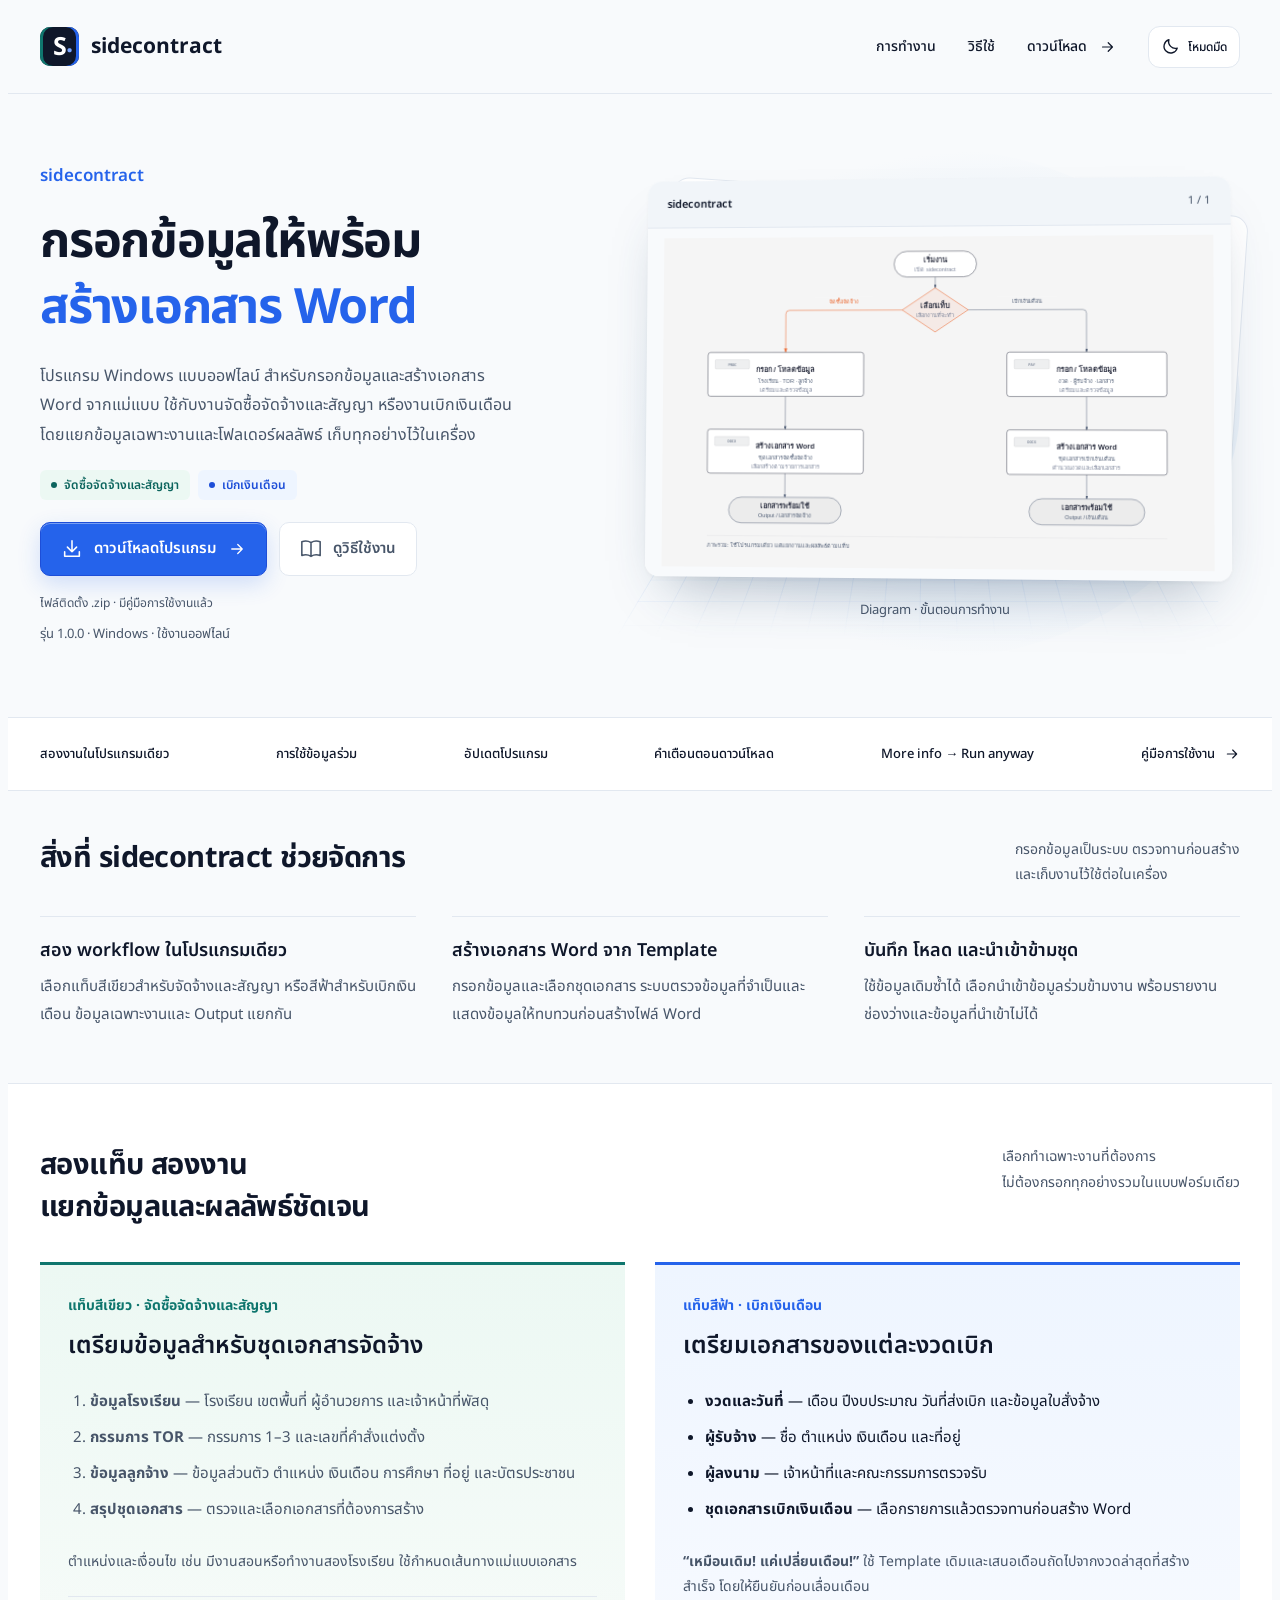
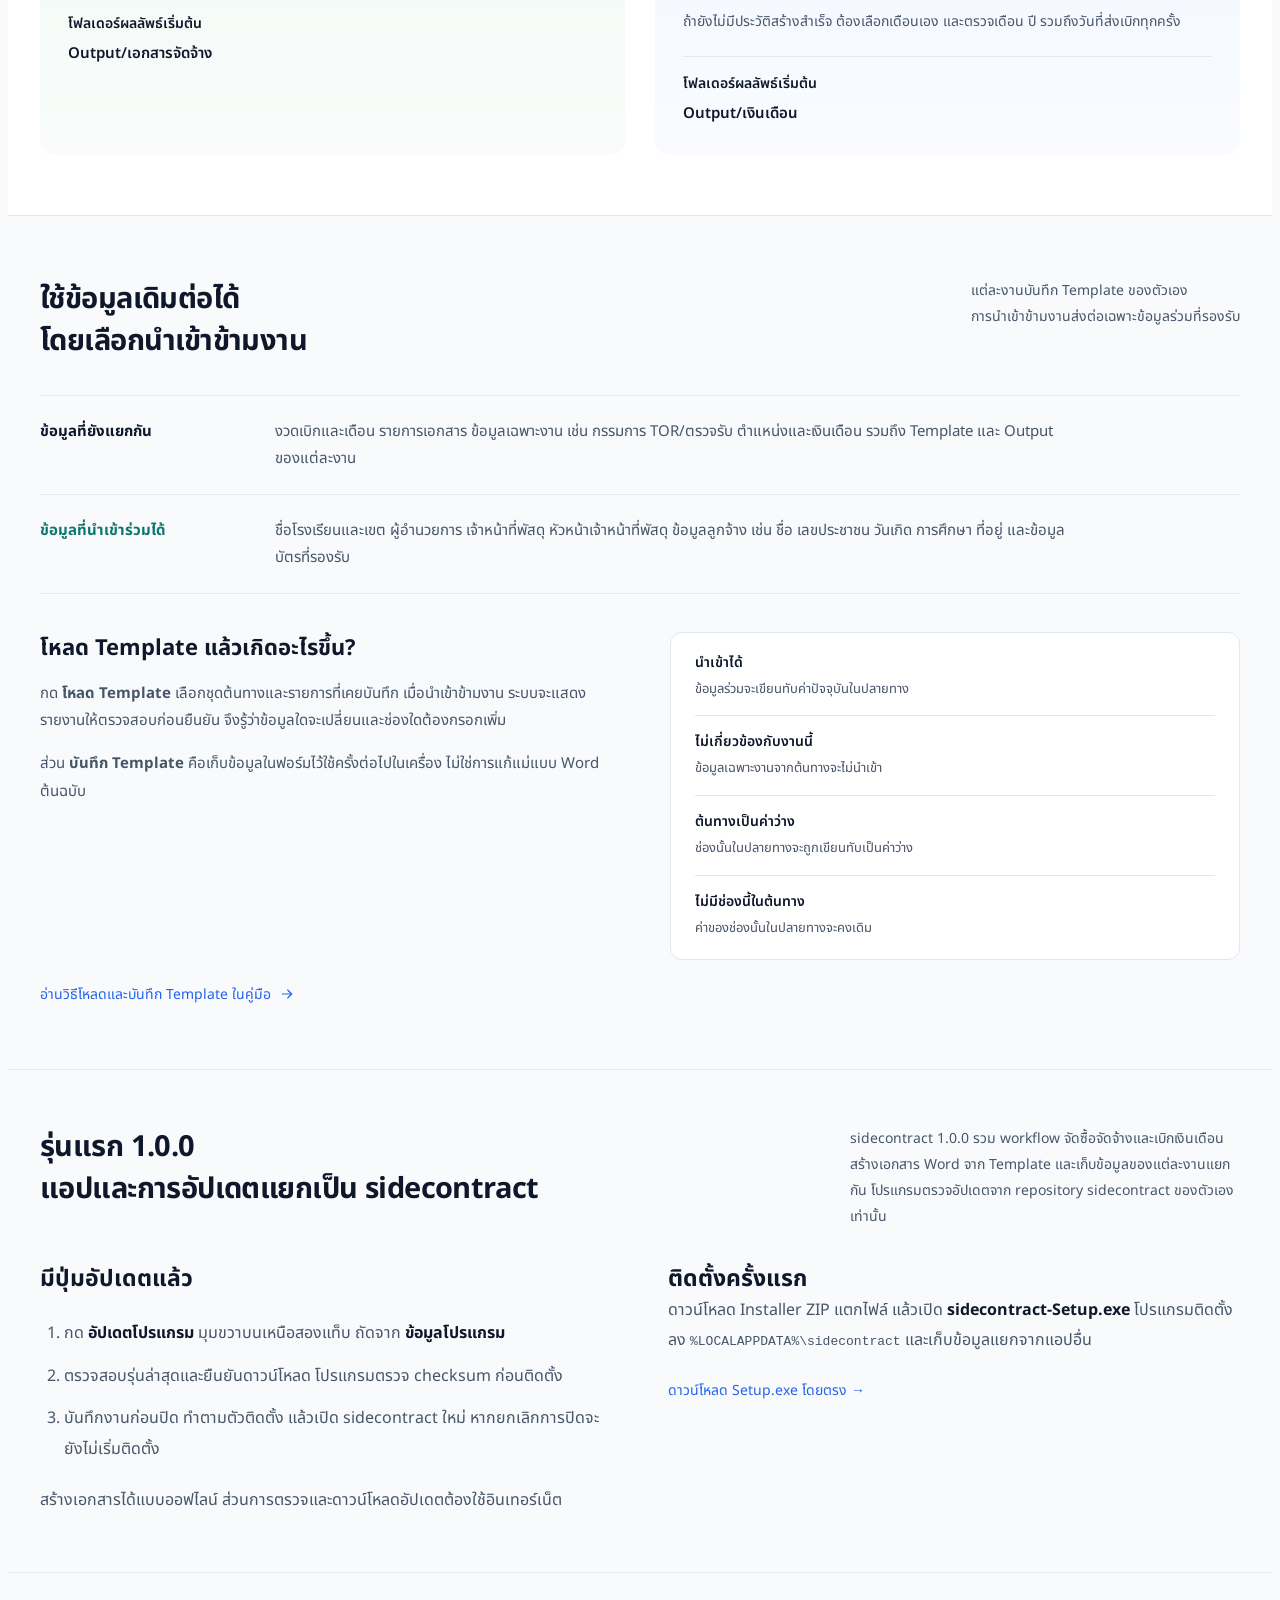
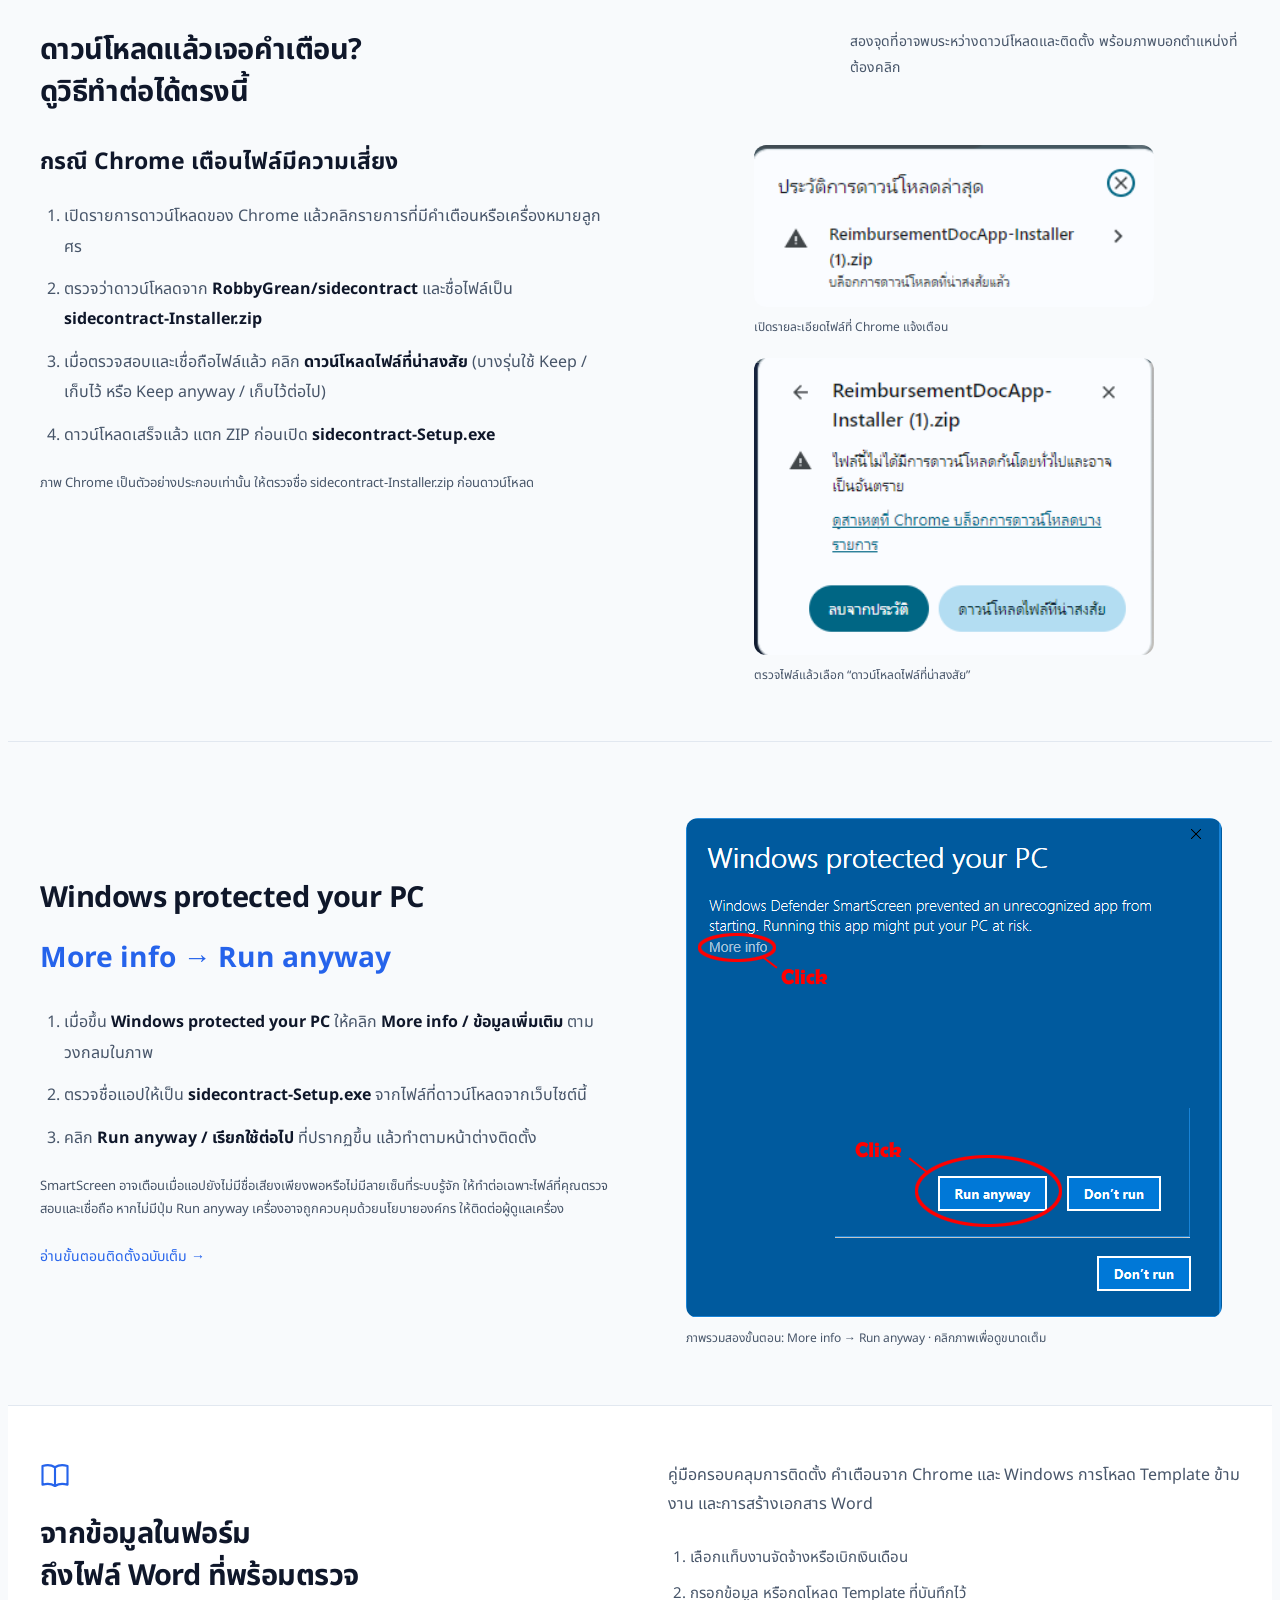
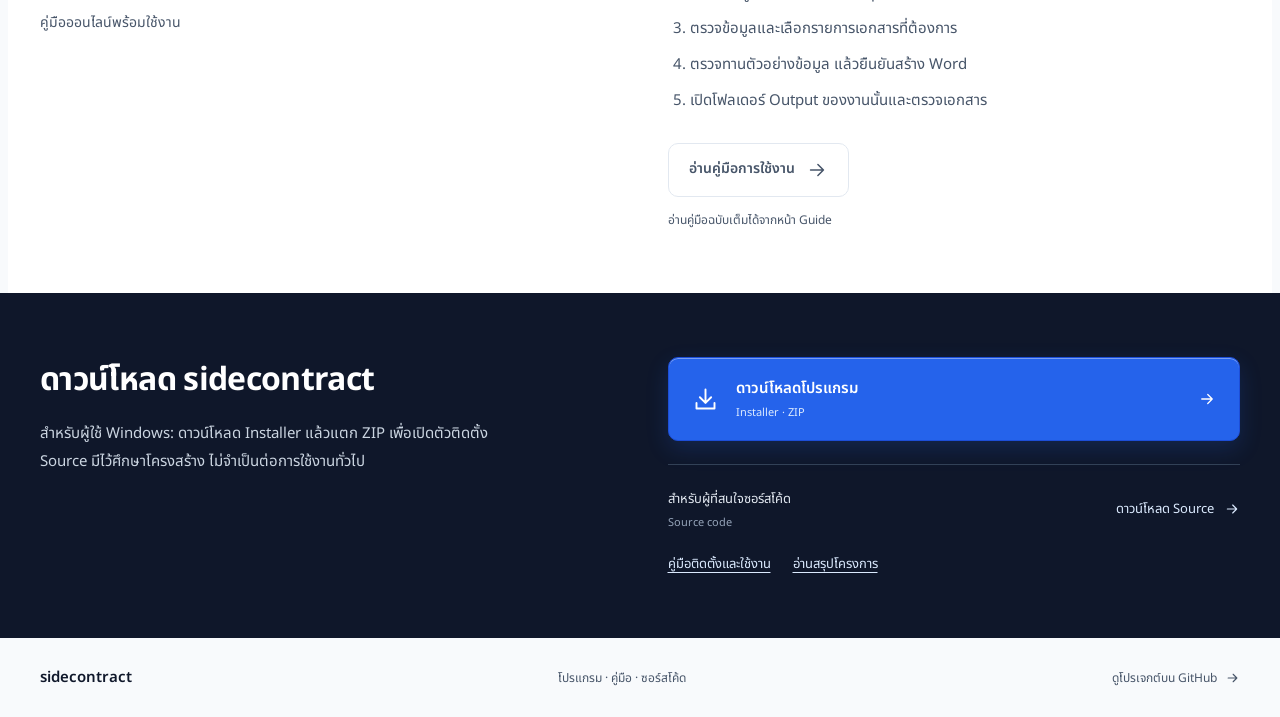
<file: index.html>
<!doctype html>
<html lang="th">
<head>
  <meta charset="utf-8">
  <meta name="viewport" content="width=device-width, initial-scale=1">
  <meta name="description" content="โปรแกรม Windows แบบออฟไลน์ สำหรับกรอกข้อมูลและสร้างเอกสาร Word จากแม่แบบ ใช้กับงานจัดซื้อจัดจ้างและสัญญา หรืองานเบิกเงินเดือน โดยแยกข้อมูลเฉพาะงานและโฟลเดอร์ผลลัพธ์ เก็บทุกอย่างไว้ในเครื่อง">
  <title>sidecontract — ดาวน์โหลดโปรแกรม</title>
  <link rel="preconnect" href="https://fonts.googleapis.com">
  <link rel="preconnect" href="https://fonts.gstatic.com" crossorigin>
  <link href="https://fonts.googleapis.com/css2?family=Noto+Sans+Thai:wght@400;500;600;700&display=swap" rel="stylesheet">
  <link rel="stylesheet" href="styles.css">
  <link rel="stylesheet" href="experience.css">
  <script src="theme.js"></script>
  <script src="experience.js" defer></script>
  <script src="script.js" defer></script>
</head>
<body>
  <a class="skip-link" href="#main">ข้ามไปเนื้อหา</a>
  <svg class="svg-library" xmlns="http://www.w3.org/2000/svg" aria-hidden="true"><defs>
    <symbol id="download-icon" viewBox="0 0 24 24"><path d="M12 3v12m-5-5 5 5 5-5M4 15v5h16v-5"/></symbol>
    <symbol id="book-icon" viewBox="0 0 24 24"><path d="M12 5v15M12 5C9 3 5 3 2 4v15c3-1 7-1 10 1 3-2 7-2 10-1V4c-3-1-7-1-10 1Z"/></symbol>
    <symbol id="arrow-icon" viewBox="0 0 24 24"><path d="M5 12h14m-6-6 6 6-6 6"/></symbol>
    <symbol id="image-icon" viewBox="0 0 24 24"><rect x="3" y="3" width="18" height="18" rx="3"/><path d="m3 17 5-5 4 4 3-3 6 6"/><circle cx="15" cy="8" r="1.5"/></symbol>
  </defs></svg>
  <header class="header wrap">
    <a class="brand" href="index.html" aria-label="หน้าแรก"><span class="brand-mark" aria-hidden="true">S<span>.</span></span><span data-name>sidecontract</span></a>
    <nav aria-label="เมนูหลัก"><a href="#workflows">การทำงาน</a><a href="#guide">วิธีใช้</a><a class="nav-download" href="#downloads">ดาวน์โหลด <svg><use href="#arrow-icon"/></svg></a><button class="theme-toggle" type="button" aria-label="เปิดโหมดมืด" aria-pressed="false" hidden><svg viewBox="0 0 24 24" aria-hidden="true"><path d="M20.5 14A8.5 8.5 0 0 1 10 3.5 8.5 8.5 0 1 0 20.5 14Z"/></svg><span>โหมดมืด</span></button></nav>
  </header>
  <main id="main">
    <section class="hero wrap" aria-labelledby="hero-title">
      <div class="hero-copy depth-4" data-depth="4">
        <p class="product-name" data-name>sidecontract</p>
        <h1 id="hero-title" data-headline>กรอกข้อมูลให้พร้อม<br><span>สร้างเอกสาร Word</span></h1>
        <p class="intro" data-description>โปรแกรม Windows แบบออฟไลน์ สำหรับกรอกข้อมูลและสร้างเอกสาร Word จากแม่แบบ ใช้กับงานจัดซื้อจัดจ้างและสัญญา หรืองานเบิกเงินเดือน โดยแยกข้อมูลเฉพาะงานและโฟลเดอร์ผลลัพธ์ เก็บทุกอย่างไว้ในเครื่อง</p>
        <div class="workflow-shortcuts" aria-label="เลือกดูงานที่สนใจ"><a class="procurement-chip" href="#procurement">จัดซื้อจัดจ้างและสัญญา</a><a class="payroll-chip" href="#payroll">เบิกเงินเดือน</a></div><div class="hero-actions"><a class="button primary" data-link="installerUrl" href="assets/downloads/sidecontract-Installer.zip" download><svg><use href="#download-icon"/></svg><span>ดาวน์โหลดโปรแกรม</span><svg class="button-arrow"><use href="#arrow-icon"/></svg></a><a class="button secondary" data-link="guideUrl" href="guide.html"><svg><use href="#book-icon"/></svg><span>ดูวิธีใช้งาน</span></a></div>
        
        <p class="download-note" data-installer-note>ไฟล์ติดตั้ง .zip <span>·</span> มีคู่มือการใช้งานแล้ว</p>
        <p class="metadata" data-metadata>รุ่น 1.0.0 · Windows · ใช้งานออฟไลน์</p>
      </div>
      <figure class="preview-stage hero-carousel depth-3" id="screenshots" aria-label="ภาพขั้นตอนการทำงาน sidecontract" aria-roledescription="carousel"><div class="retro-grid" aria-hidden="true"></div><div class="preview-frame"><div class="preview-bar"><span>sidecontract</span><span id="slide-count">1 / 1</span></div><div class="preview-content" id="screenshot"><a class="hero-slide" href="assets/readme/sidecontract-user-workflow.svg" target="_blank" rel="noopener" data-caption="Diagram · ขั้นตอนการทำงาน" aria-label="1 จาก 1: Diagram · ขั้นตอนการทำงาน — เปิดภาพเต็ม"><img src="assets/readme/sidecontract-user-workflow.svg" alt="Diagram · ขั้นตอนการทำงาน"></a></div></div><figcaption id="slide-caption" aria-live="off">Diagram · ขั้นตอนการทำงาน</figcaption><div class="carousel-controls" hidden><button type="button" data-carousel="prev" aria-label="ภาพก่อนหน้า">←</button><div class="carousel-dots" aria-label="เลือกภาพ"><button type="button" data-slide="0" aria-label="ดูภาพ 1: Diagram · ขั้นตอนการทำงาน" aria-pressed="true"></button></div><button type="button" data-carousel="next" aria-label="ภาพถัดไป">→</button><button type="button" data-carousel="pause" aria-label="หยุดหมุนภาพอัตโนมัติ">หยุด</button></div></figure>
    </section>
    <nav class="page-nav wrap" aria-label="หัวข้อในหน้านี้"><a href="#workflows">สองงานในโปรแกรมเดียว</a><a href="#data-model">การใช้ข้อมูลร่วม</a><a href="#updates">อัปเดตโปรแกรม</a><a href="#download-help">คำเตือนตอนดาวน์โหลด</a><a href="#windows-help">More info → Run anyway</a><a href="guide.html">คู่มือการใช้งาน <svg><use href="#arrow-icon"/></svg></a></nav>
    <section class="features wrap" id="features" aria-labelledby="features-title"><div class="section-intro"><h2 id="features-title">สิ่งที่ sidecontract ช่วยจัดการ</h2><p>กรอกข้อมูลเป็นระบบ ตรวจทานก่อนสร้าง<br>และเก็บงานไว้ใช้ต่อในเครื่อง</p></div><div class="feature-list" id="feature-list"></div></section>
    <section class="workflow-section wrap" id="workflows" aria-labelledby="workflow-title">
      <div class="section-intro"><h2 id="workflow-title">สองแท็บ สองงาน<br>แยกข้อมูลและผลลัพธ์ชัดเจน</h2><p>เลือกทำเฉพาะงานที่ต้องการ<br>ไม่ต้องกรอกทุกอย่างรวมในแบบฟอร์มเดียว</p></div>
      <div class="workflow-list">
        <article class="workflow-track procurement-track" id="procurement"><p class="workflow-label">แท็บสีเขียว · จัดซื้อจัดจ้างและสัญญา</p><h3>เตรียมข้อมูลสำหรับชุดเอกสารจัดจ้าง</h3><ol><li><strong>ข้อมูลโรงเรียน</strong> — โรงเรียน เขตพื้นที่ ผู้อำนวยการ และเจ้าหน้าที่พัสดุ</li><li><strong>กรรมการ TOR</strong> — กรรมการ 1–3 และเลขที่คำสั่งแต่งตั้ง</li><li><strong>ข้อมูลลูกจ้าง</strong> — ข้อมูลส่วนตัว ตำแหน่ง เงินเดือน การศึกษา ที่อยู่ และบัตรประชาชน</li><li><strong>สรุปชุดเอกสาร</strong> — ตรวจและเลือกเอกสารที่ต้องการสร้าง</li></ol><p>ตำแหน่งและเงื่อนไข เช่น มีงานสอนหรือทำงานสองโรงเรียน ใช้กำหนดเส้นทางแม่แบบเอกสาร</p><p class="workflow-output"><span>โฟลเดอร์ผลลัพธ์เริ่มต้น</span><code>Output/เอกสารจัดจ้าง</code></p></article>
        <article class="workflow-track payroll-track" id="payroll"><p class="workflow-label">แท็บสีฟ้า · เบิกเงินเดือน</p><h3>เตรียมเอกสารของแต่ละงวดเบิก</h3><ul><li><strong>งวดและวันที่</strong> — เดือน ปีงบประมาณ วันที่ส่งเบิก และข้อมูลใบสั่งจ้าง</li><li><strong>ผู้รับจ้าง</strong> — ชื่อ ตำแหน่ง เงินเดือน และที่อยู่</li><li><strong>ผู้ลงนาม</strong> — เจ้าหน้าที่และคณะกรรมการตรวจรับ</li><li><strong>ชุดเอกสารเบิกเงินเดือน</strong> — เลือกรายการแล้วตรวจทานก่อนสร้าง Word</li></ul><p><strong>“เหมือนเดิม! แค่เปลี่ยนเดือน!”</strong> ใช้ Template เดิมและเสนอเดือนถัดไปจากงวดล่าสุดที่สร้างสำเร็จ โดยให้ยืนยันก่อนเลื่อนเดือน</p><p class="workflow-caution">ถ้ายังไม่มีประวัติสร้างสำเร็จ ต้องเลือกเดือนเอง และตรวจเดือน ปี รวมถึงวันที่ส่งเบิกทุกครั้ง</p><p class="workflow-output"><span>โฟลเดอร์ผลลัพธ์เริ่มต้น</span><code>Output/เงินเดือน</code></p></article>
      </div>
    </section>
    <section class="data-section wrap" id="data-model" aria-labelledby="data-title">
      <div class="section-intro"><h2 id="data-title">ใช้ข้อมูลเดิมต่อได้<br>โดยเลือกนำเข้าข้ามงาน</h2><p>แต่ละงานบันทึก Template ของตัวเอง<br>การนำเข้าข้ามงานส่งต่อเฉพาะข้อมูลร่วมที่รองรับ</p></div>
      <div class="data-map"><div class="data-row"><strong>ข้อมูลที่ยังแยกกัน</strong><span>งวดเบิกและเดือน รายการเอกสาร ข้อมูลเฉพาะงาน เช่น กรรมการ TOR/ตรวจรับ ตำแหน่งและเงินเดือน รวมถึง Template และ Output ของแต่ละงาน</span></div><div class="data-row shared-row"><strong>ข้อมูลที่นำเข้าร่วมได้</strong><span>ชื่อโรงเรียนและเขต ผู้อำนวยการ เจ้าหน้าที่พัสดุ หัวหน้าเจ้าหน้าที่พัสดุ ข้อมูลลูกจ้าง เช่น ชื่อ เลขประชาชน วันเกิด การศึกษา ที่อยู่ และข้อมูลบัตรที่รองรับ</span></div></div>
      <div class="template-explainer"><div><h3>โหลด Template แล้วเกิดอะไรขึ้น?</h3><p>กด <strong>โหลด Template</strong> เลือกชุดต้นทางและรายการที่เคยบันทึก เมื่อนำเข้าข้ามงาน ระบบจะแสดงรายงานให้ตรวจสอบก่อนยืนยัน จึงรู้ว่าข้อมูลใดจะเปลี่ยนและช่องใดต้องกรอกเพิ่ม</p><p>ส่วน <strong>บันทึก Template</strong> คือเก็บข้อมูลในฟอร์มไว้ใช้ครั้งต่อไปในเครื่อง ไม่ใช่การแก้แม่แบบ Word ต้นฉบับ</p></div><dl class="import-report"><div><dt>นำเข้าได้</dt><dd>ข้อมูลร่วมจะเขียนทับค่าปัจจุบันในปลายทาง</dd></div><div><dt>ไม่เกี่ยวข้องกับงานนี้</dt><dd>ข้อมูลเฉพาะงานจากต้นทางจะไม่นำเข้า</dd></div><div><dt>ต้นทางเป็นค่าว่าง</dt><dd>ช่องนั้นในปลายทางจะถูกเขียนทับเป็นค่าว่าง</dd></div><div><dt>ไม่มีช่องนี้ในต้นทาง</dt><dd>ค่าของช่องนั้นในปลายทางจะคงเดิม</dd></div></dl></div><p class="context-link"><a href="guide.html#template">อ่านวิธีโหลดและบันทึก Template ในคู่มือ <svg><use href="#arrow-icon"/></svg></a></p>
    </section>
    <section class="install-help wrap" id="updates" aria-labelledby="updates-title">
      <div class="section-intro"><h2 id="updates-title">รุ่นแรก 1.0.0<br>แอปและการอัปเดตแยกเป็น sidecontract</h2><p>sidecontract 1.0.0 รวม workflow จัดซื้อจัดจ้างและเบิกเงินเดือน สร้างเอกสาร Word จาก Template และเก็บข้อมูลของแต่ละงานแยกกัน โปรแกรมตรวจอัปเดตจาก repository sidecontract ของตัวเองเท่านั้น</p></div>
      <article class="install-walkthrough"><div><h3>มีปุ่มอัปเดตแล้ว</h3><ol><li>กด <strong>อัปเดตโปรแกรม</strong> มุมขวาบนเหนือสองแท็บ ถัดจาก <strong>ข้อมูลโปรแกรม</strong></li><li>ตรวจสอบรุ่นล่าสุดและยืนยันดาวน์โหลด โปรแกรมตรวจ checksum ก่อนติดตั้ง</li><li>บันทึกงานก่อนปิด ทำตามตัวติดตั้ง แล้วเปิด sidecontract ใหม่ หากยกเลิกการปิดจะยังไม่เริ่มติดตั้ง</li></ol><p>สร้างเอกสารได้แบบออฟไลน์ ส่วนการตรวจและดาวน์โหลดอัปเดตต้องใช้อินเทอร์เน็ต</p></div><div><h3>ติดตั้งครั้งแรก</h3><p>ดาวน์โหลด Installer ZIP แตกไฟล์ แล้วเปิด <strong>sidecontract-Setup.exe</strong> โปรแกรมติดตั้งลง <code>%LOCALAPPDATA%\sidecontract</code> และเก็บข้อมูลแยกจากแอปอื่น</p><p class="context-link"><a href="assets/downloads/sidecontract-Setup.exe" download>ดาวน์โหลด Setup.exe โดยตรง →</a></p></div></article>
    </section>
    <section class="install-help wrap" id="download-help" aria-labelledby="download-help-title"><div class="section-intro"><h2 id="download-help-title">ดาวน์โหลดแล้วเจอคำเตือน?<br>ดูวิธีทำต่อได้ตรงนี้</h2><p>สองจุดที่อาจพบระหว่างดาวน์โหลดและติดตั้ง พร้อมภาพบอกตำแหน่งที่ต้องคลิก</p></div><article class="install-walkthrough"><div><h3>กรณี Chrome เตือนไฟล์มีความเสี่ยง</h3><ol><li>เปิดรายการดาวน์โหลดของ Chrome แล้วคลิกรายการที่มีคำเตือนหรือเครื่องหมายลูกศร</li><li>ตรวจว่าดาวน์โหลดจาก <strong>RobbyGrean/sidecontract</strong> และชื่อไฟล์เป็น <strong>sidecontract-Installer.zip</strong></li><li>เมื่อตรวจสอบและเชื่อถือไฟล์แล้ว คลิก <strong>ดาวน์โหลดไฟล์ที่น่าสงสัย</strong> (บางรุ่นใช้ Keep / เก็บไว้ หรือ Keep anyway / เก็บไว้ต่อไป)</li><li>ดาวน์โหลดเสร็จแล้ว แตก ZIP ก่อนเปิด <strong>sidecontract-Setup.exe</strong></li></ol><p class="install-note">ภาพ Chrome เป็นตัวอย่างประกอบเท่านั้น ให้ตรวจชื่อ sidecontract-Installer.zip ก่อนดาวน์โหลด</p></div><div class="chrome-shots"><figure><a href="assets/guide/chrome-warning-history.png" target="_blank" rel="noopener"><img src="assets/guide/chrome-warning-history.png" width="315" height="128" alt="ขั้นแรก: เปิดรายการดาวน์โหลด Chrome แล้วคลิกลูกศรข้างไฟล์ที่ถูกบล็อก"></a><figcaption>เปิดรายละเอียดไฟล์ที่ Chrome แจ้งเตือน</figcaption></figure><figure><a href="assets/guide/chrome-warning-detail.png" target="_blank" rel="noopener"><img src="assets/guide/chrome-warning-detail.png" width="327" height="243" alt="ขั้นถัดไป: คลิกปุ่ม ดาวน์โหลดไฟล์ที่น่าสงสัย หลังตรวจแหล่งที่มาแล้ว"></a><figcaption>ตรวจไฟล์แล้วเลือก “ดาวน์โหลดไฟล์ที่น่าสงสัย”</figcaption></figure></div></article></section><section class="install-help wrap" id="windows-help" aria-labelledby="windows-help-title"><article class="install-walkthrough"><div><h2 id="windows-help-title">Windows protected your PC</h2><p class="click-sequence">More info <span aria-hidden="true">→</span> Run anyway</p><ol><li>เมื่อขึ้น <strong>Windows protected your PC</strong> ให้คลิก <strong>More info / ข้อมูลเพิ่มเติม</strong> ตามวงกลมในภาพ</li><li>ตรวจชื่อแอปให้เป็น <strong>sidecontract-Setup.exe</strong> จากไฟล์ที่ดาวน์โหลดจากเว็บไซต์นี้</li><li>คลิก <strong>Run anyway / เรียกใช้ต่อไป</strong> ที่ปรากฏขึ้น แล้วทำตามหน้าต่างติดตั้ง</li></ol><p class="install-note">SmartScreen อาจเตือนเมื่อแอปยังไม่มีชื่อเสียงเพียงพอหรือไม่มีลายเซ็นที่ระบบรู้จัก ให้ทำต่อเฉพาะไฟล์ที่คุณตรวจสอบและเชื่อถือ หากไม่มีปุ่ม Run anyway เครื่องอาจถูกควบคุมด้วยนโยบายองค์กร ให้ติดต่อผู้ดูแลเครื่อง</p><p class="context-link"><a href="guide.html#smartscreen">อ่านขั้นตอนติดตั้งฉบับเต็ม →</a></p></div><figure class="smartscreen-shot"><a href="assets/guide/windows-smartscreen.png" target="_blank" rel="noopener"><img src="assets/guide/windows-smartscreen.png" width="536" height="500" alt="ตัวอย่าง Windows protected your PC: คลิก More info ด้านบน แล้วคลิก Run anyway ด้านล่างที่วงไว้"></a><figcaption>ภาพรวมสองขั้นตอน: More info → Run anyway · คลิกภาพเพื่อดูขนาดเต็ม</figcaption></figure></article></section>
    <section class="guide wrap" id="guide" aria-labelledby="guide-title"><div class="guide-heading"><svg><use href="#book-icon"/></svg><h2 id="guide-title">จากข้อมูลในฟอร์ม<br>ถึงไฟล์ Word ที่พร้อมตรวจ</h2><p id="guide-status">คู่มือออนไลน์พร้อมใช้งาน</p></div><div class="guide-content"><p>คู่มือครอบคลุมการติดตั้ง คำเตือนจาก Chrome และ Windows การโหลด Template ข้ามงาน และการสร้างเอกสาร Word</p><ol id="steps" hidden></ol><div class="guide-actions"><a class="button secondary" data-link="guideUrl" href="guide.html">อ่านคู่มือการใช้งาน <svg><use href="#arrow-icon"/></svg></a></div><p class="small-note" id="guide-note">อ่านคู่มือฉบับเต็มได้จากหน้า Guide</p></div></section>
    <section class="download-section" id="downloads" aria-labelledby="download-title"><div class="wrap download-inner"><div><h2 id="download-title">ดาวน์โหลด <span data-name>sidecontract</span></h2><p>สำหรับผู้ใช้ Windows: ดาวน์โหลด Installer แล้วแตก ZIP เพื่อเปิดตัวติดตั้ง<br>Source มีไว้ศึกษาโครงสร้าง ไม่จำเป็นต่อการใช้งานทั่วไป</p></div><div class="download-files"><a class="button primary bottom-primary" data-link="installerUrl" href="assets/downloads/sidecontract-Installer.zip" download><svg><use href="#download-icon"/></svg><span>ดาวน์โหลดโปรแกรม<small>Installer · ZIP</small></span><svg class="button-arrow"><use href="#arrow-icon"/></svg></a><div class="source-row"><div><strong>สำหรับผู้ที่สนใจซอร์สโค้ด</strong><span>Source code</span></div><a class="source-link" data-link="sourceUrl" href="assets/downloads/sidecontract-Source.zip" download>ดาวน์โหลด Source <svg><use href="#arrow-icon"/></svg></a></div><div class="download-resources"><a data-link="guideUrl" href="guide.html">คู่มือติดตั้งและใช้งาน</a><a data-link="readmeUrl" href="README.md">อ่านสรุปโครงการ</a></div><a class="changelog" data-link="changelogUrl" hidden>ประวัติรุ่น</a></div></div></section>
  </main>
  <footer class="wrap footer"><span data-name>sidecontract</span><span>โปรแกรม · คู่มือ · ซอร์สโค้ด</span><a data-link="repositoryUrl" href="https://github.com/RobbyGrean/sidecontract">ดูโปรเจกต์บน GitHub <svg><use href="#arrow-icon"/></svg></a></footer>
  <noscript><p class="wrap">เปิด JavaScript เพื่อดูสรุปความสามารถเพิ่มเติม ลิงก์ดาวน์โหลดและคู่มือยังใช้งานได้</p></noscript>
</body>
</html>
</file>
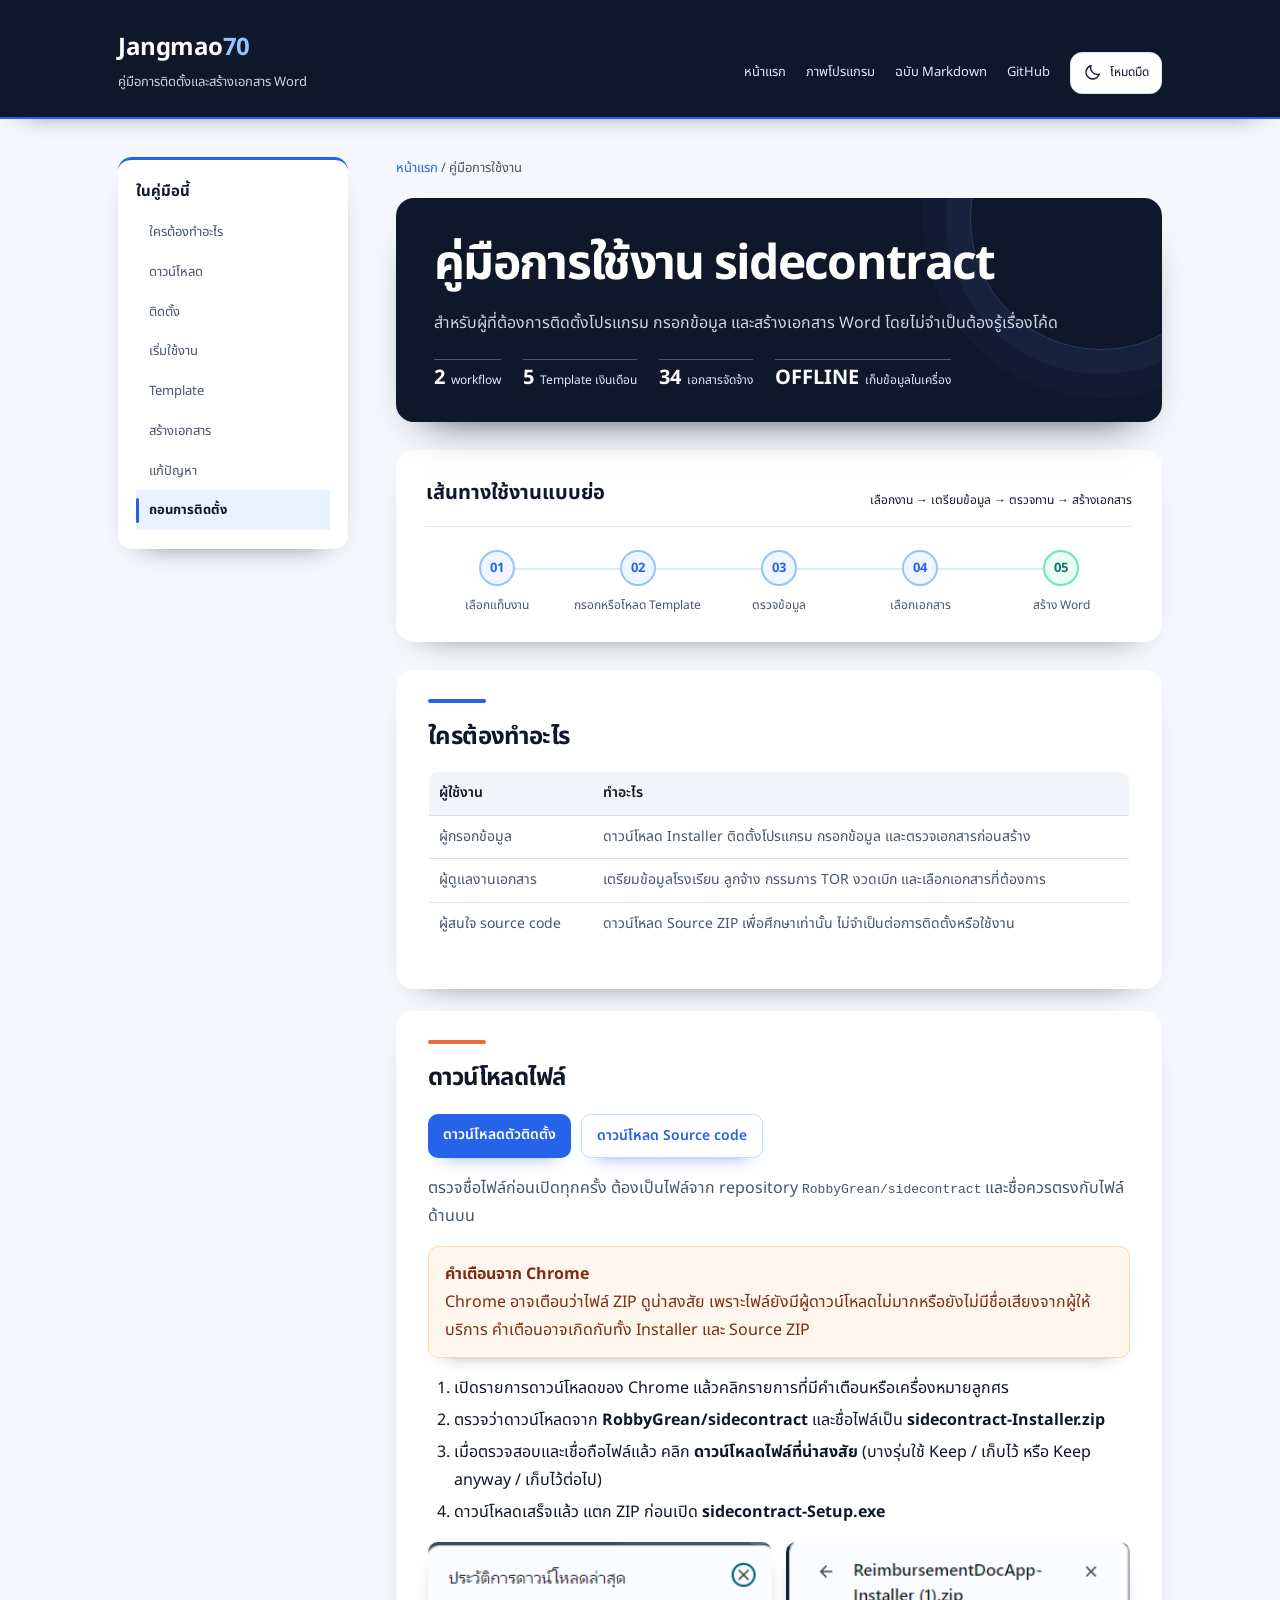
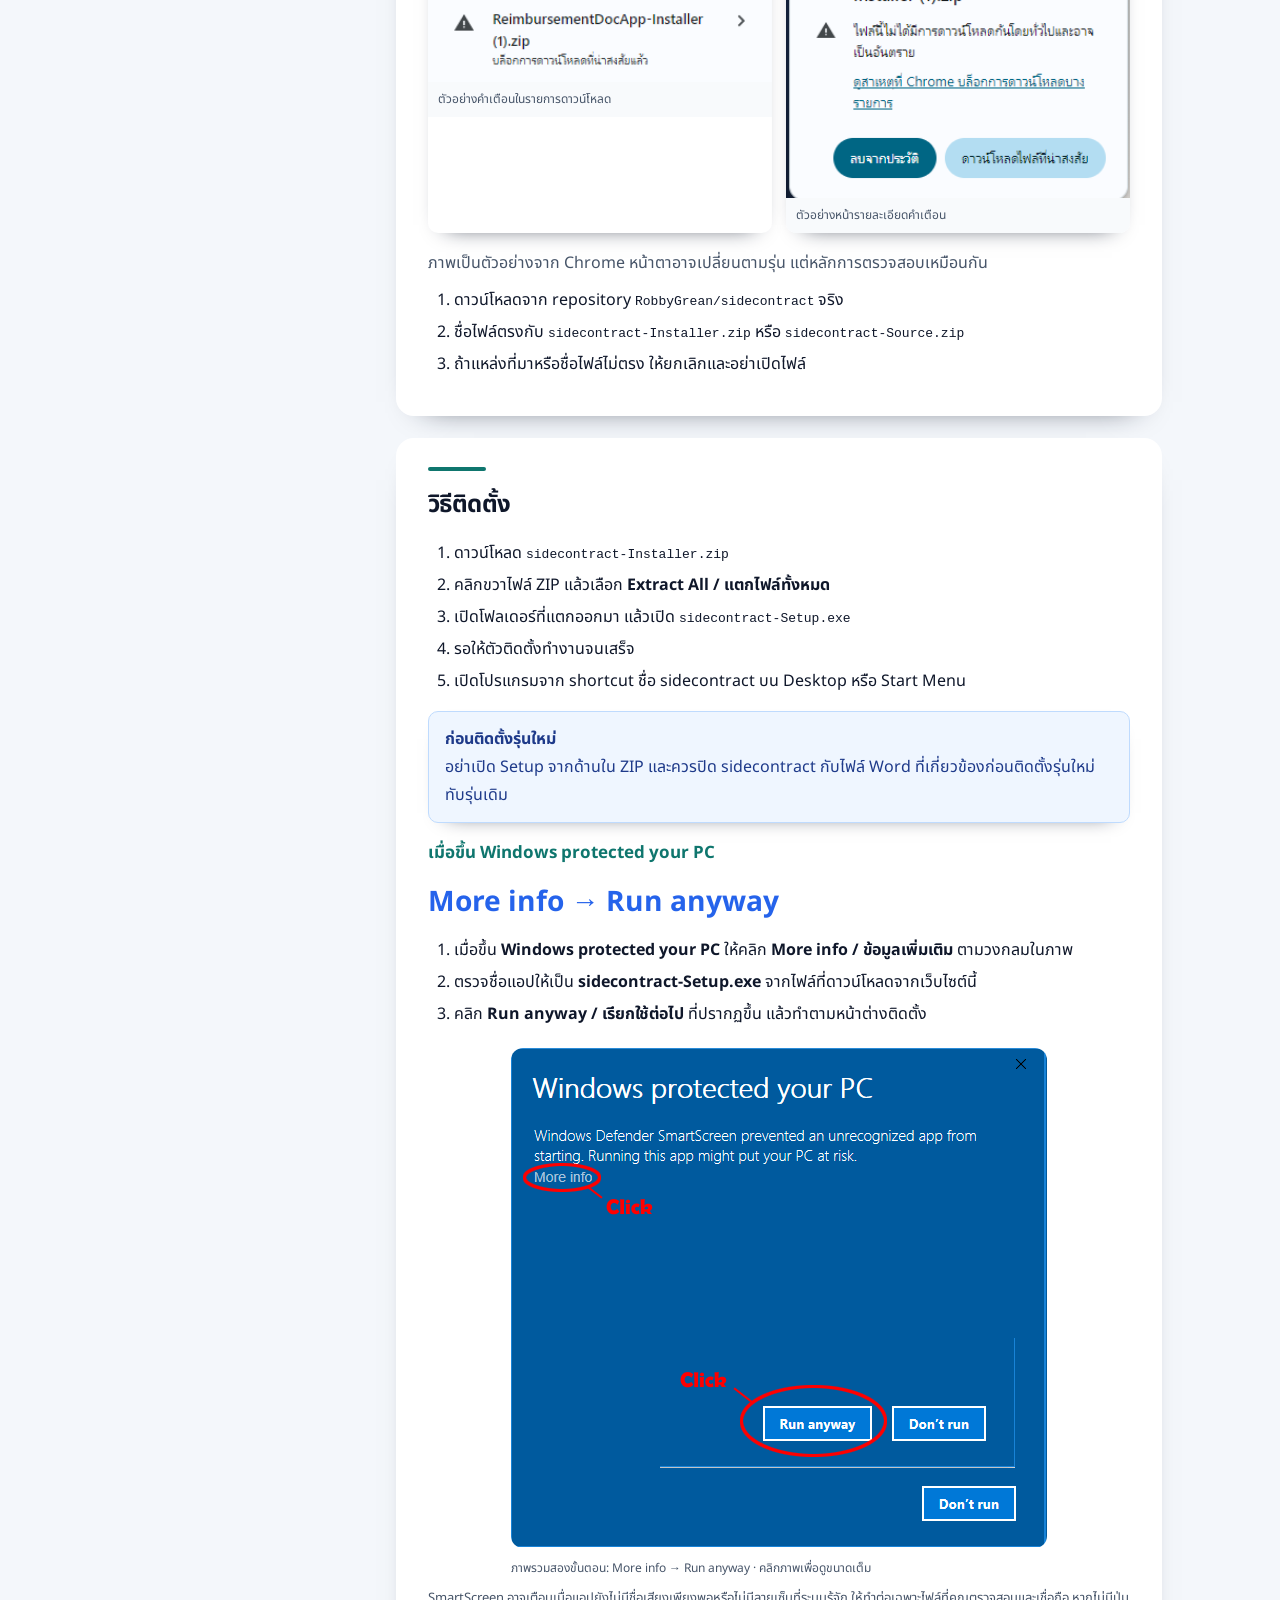
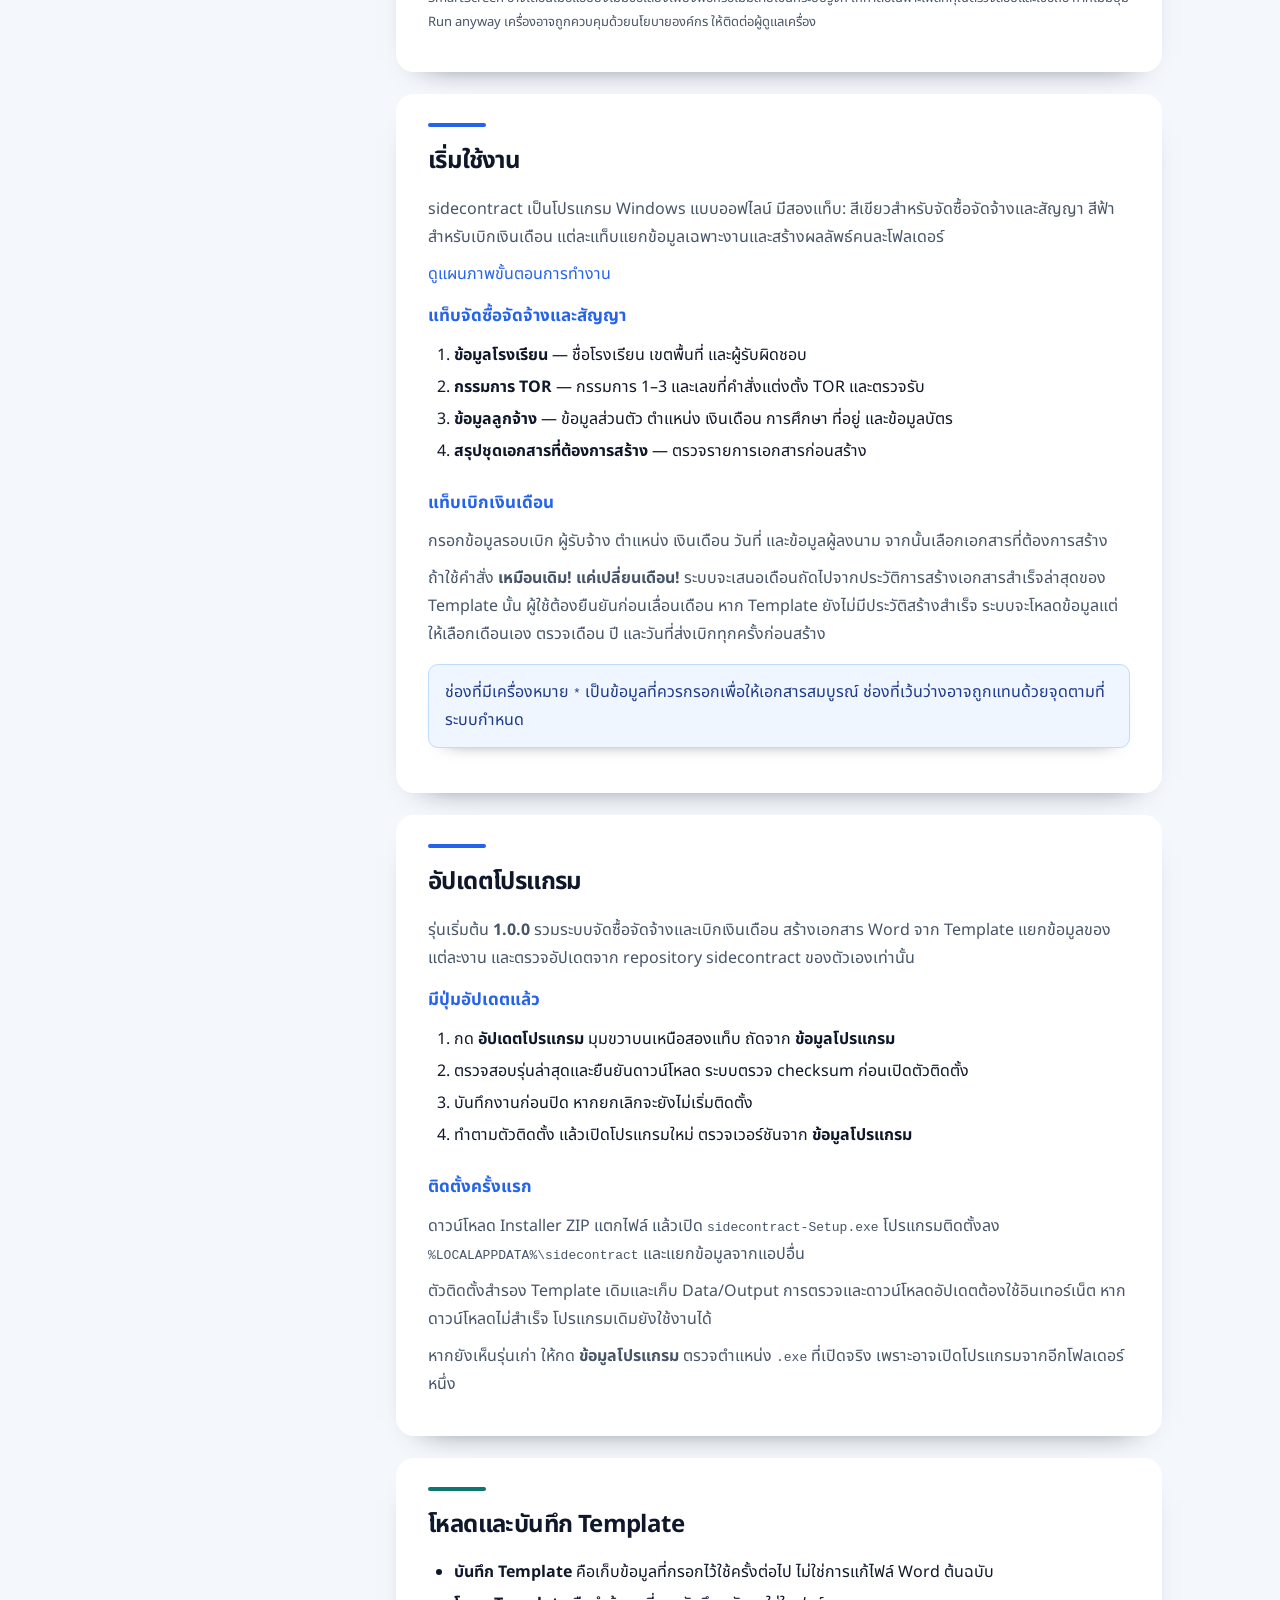
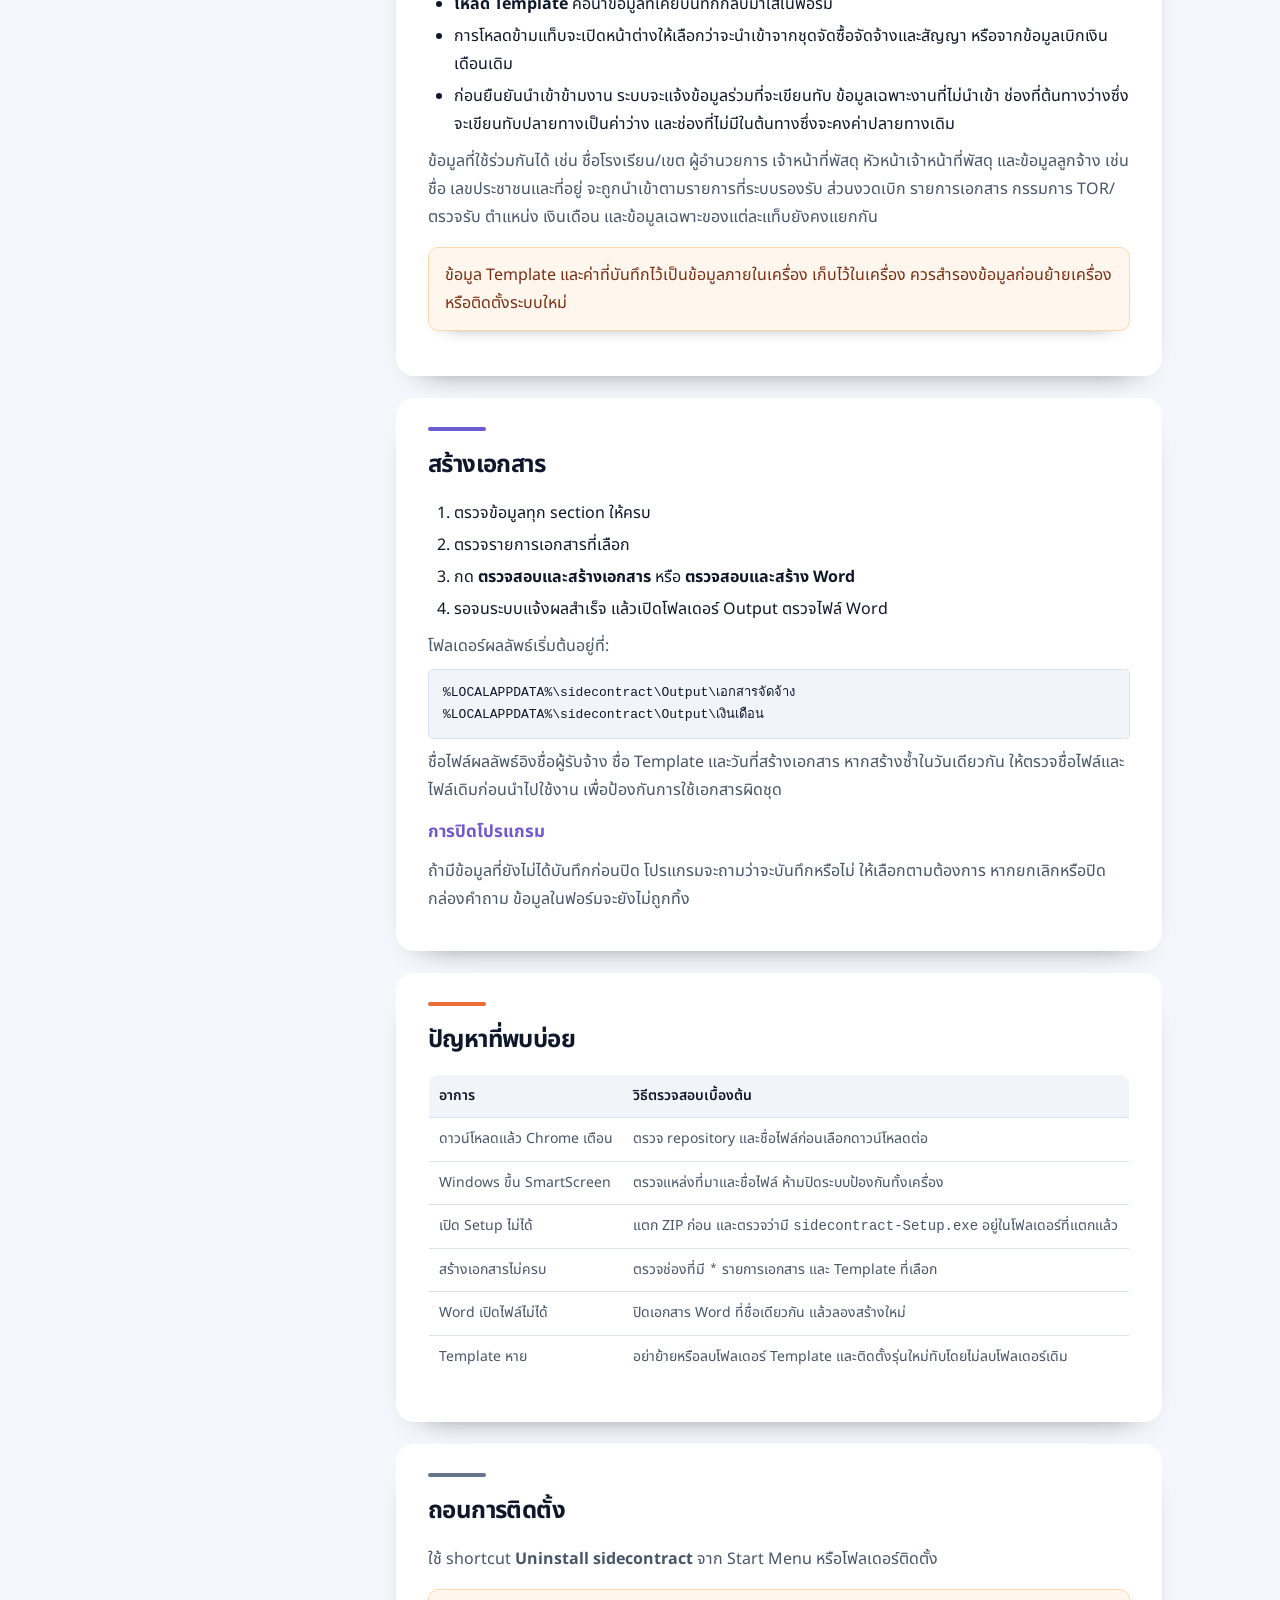
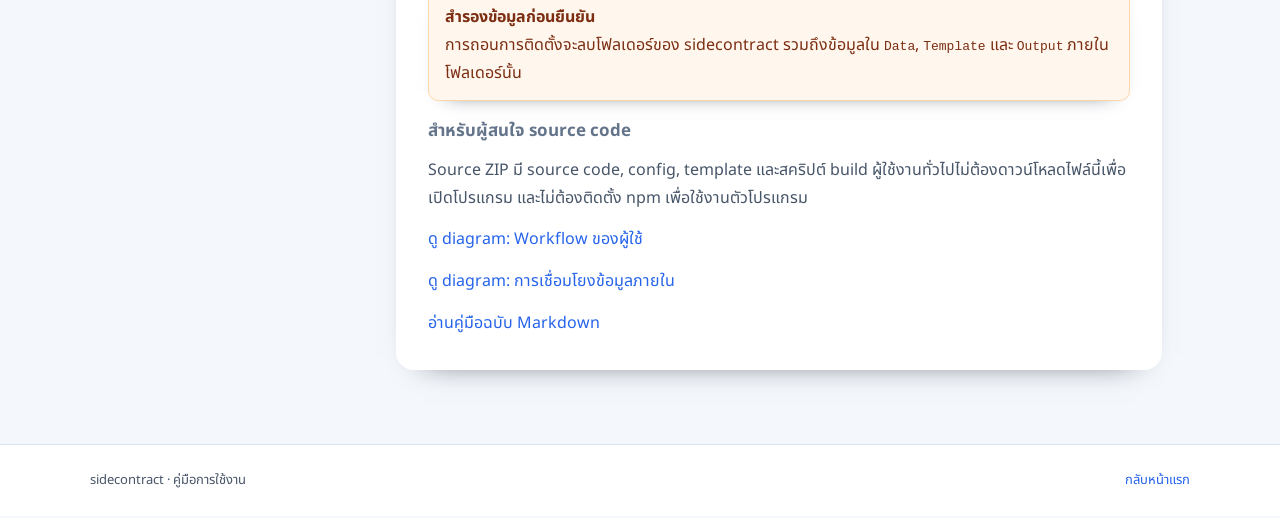
<file: guide.html>
<!doctype html>
<html lang="th">
<head>
  <meta charset="utf-8">
  <meta name="viewport" content="width=device-width, initial-scale=1">
  <meta name="description" content="คู่มือการติดตั้งและใช้งาน sidecontract">
  <title>คู่มือการใช้งาน — sidecontract</title>
  <link rel="preconnect" href="https://fonts.googleapis.com">
  <link rel="preconnect" href="https://fonts.gstatic.com" crossorigin>
  <link href="https://fonts.googleapis.com/css2?family=Noto+Sans+Thai:wght@400;500;600;700&display=swap" rel="stylesheet">
  <style>
    :root{--ink:#0f172a;--muted:#475569;--blue:#2563eb;--soft:#f4f7fb;--line:#dbe4ee;--navy:#0f172a;--orange:#eb6c36;--warn:#fff7ed;--green:#0f766e;--purple:#6d5bd0}
    *{box-sizing:border-box}html{scroll-behavior:smooth;scroll-padding-top:96px}body{margin:0;background:var(--soft);color:var(--ink);font-family:'Noto Sans Thai',Tahoma,sans-serif;line-height:1.75}a{color:var(--blue);text-decoration:none}a:hover{text-decoration:underline}a:focus-visible{outline:3px solid #93c5fd;outline-offset:4px}.skip{position:fixed;left:16px;top:-80px;background:#fff;padding:8px 12px;z-index:3}.skip:focus{top:12px}.top{background:var(--navy);color:#fff;border-bottom:2px solid var(--blue)}.top-inner{max-width:1100px;margin:auto;padding:24px 28px 20px;display:flex;align-items:end;justify-content:space-between;gap:24px}.brand{color:#fff;font-size:24px;font-weight:700}.brand:hover{text-decoration:none}.brand span{color:#93c5fd}.top p{color:#cbd5e1;font-size:13px;margin:2px 0 0}.top nav{display:flex;gap:20px;font-size:13px;white-space:nowrap}.top nav a{color:#dbeafe}.layout{max-width:1100px;margin:0 auto;padding:34px 28px 70px;display:grid;grid-template-columns:230px minmax(0,1fr);gap:42px}.toc{position:sticky;top:24px;align-self:start;border:1px solid var(--line);background:#fff;padding:18px}.toc strong{font-size:14px}.toc a{display:block;padding:7px 0;color:var(--muted);font-size:13px}.toc a:hover{color:var(--blue)}main{min-width:0}.intro{border-bottom:1px solid var(--line);padding-bottom:28px;margin-bottom:28px}.eyebrow{color:var(--blue);font-size:13px;font-weight:600;letter-spacing:.02em;margin:0 0 7px}.intro h1{font-size:clamp(30px,4vw,43px);line-height:1.35;margin:0}.intro p{color:var(--muted);margin:12px 0 0}.section{background:#fff;border:1px solid var(--line);padding:26px 30px;margin-top:20px}.section h2{font-size:22px;line-height:1.45;margin:0 0 14px}.section h3{font-size:17px;margin:24px 0 7px;color:#164e63}.section h3:first-of-type{margin-top:14px}.section p{margin:9px 0;color:var(--muted)}.section ol,.section ul{margin:9px 0;padding-left:26px}.section li{margin:4px 0}.section table{width:100%;border-collapse:collapse;margin:14px 0;color:var(--muted);font-size:14px}.section th,.section td{text-align:left;vertical-align:top;border-bottom:1px solid var(--line);padding:9px 10px}.section th{color:var(--ink);background:#f8fafc;font-weight:600}.callout{border:1px solid #bfdbfe;border-radius:10px;background:#eff6ff;padding:13px 16px;margin:16px 0;color:#1e3a8a}.warning{border-color:#fed7aa;background:var(--warn);color:#7c2d12}.code{background:#f1f5f9;border:1px solid var(--line);border-radius:5px;padding:12px 14px;overflow:auto;font:13px/1.7 ui-monospace,SFMono-Regular,Consolas,monospace;white-space:pre-wrap}.downloads{display:flex;flex-wrap:wrap;gap:10px;margin:16px 0}.button{display:inline-block;background:var(--blue);color:#fff;padding:9px 15px;font-size:14px;font-weight:600}.button.secondary{background:#fff;color:var(--blue);border:1px solid #bfdbfe}.button:hover{text-decoration:none;background:#1d4ed8}.button.secondary:hover{background:#eff6ff}.warning-shot{display:grid;grid-template-columns:repeat(2,minmax(0,1fr));gap:14px;margin:16px 0}.warning-shot figure{margin:0;border:1px solid var(--line);background:#fff}.warning-shot img{display:block;width:100%;height:auto}.warning-shot figcaption{font-size:12px;color:var(--muted);padding:7px 10px}.link-list{display:grid;gap:6px}.footer{background:#fff;border-top:1px solid var(--line);padding:24px 28px;color:var(--muted);font-size:13px}.footer-inner{max-width:1100px;margin:auto;display:flex;justify-content:space-between;gap:20px;flex-wrap:wrap}@media(max-width:760px){.top-inner{display:block;padding-inline:20px}.top nav{margin-top:15px;gap:14px;flex-wrap:wrap}.layout{display:block;padding:22px 16px 50px}.toc{position:static;margin-bottom:20px}.section{padding:21px 18px}.warning-shot{grid-template-columns:1fr}.section table{font-size:13px}.footer{padding-inline:16px}}
    /* Guide polish: strong reading landmarks, topic accents and restrained depth. */
    body{background:var(--soft)}
    .top{border-bottom-width:2px;box-shadow:0 12px 28px -24px #0f172a}
    .top-inner{padding-top:27px;padding-bottom:23px}
    .brand{letter-spacing:-.02em}
    .layout{padding-top:38px;gap:48px}
    .toc{border:0;border-top:3px solid var(--blue);box-shadow:0 12px 30px -24px #0f172a;border-radius:14px;padding:19px 18px;background:#fff}
    .toc strong{display:block;color:var(--ink);font-size:15px;margin-bottom:7px}
    .toc a{position:relative;border-top:1px solid transparent;padding:8px 9px 8px 13px;transition:color .18s,background .18s,transform .18s}
    .toc a:hover{background:#eff6ff;text-decoration:none;transform:translateX(2px)}
    .toc a.active{color:var(--ink);font-weight:700;background:#eaf2ff}
    .toc a.active:before{content:'';position:absolute;left:0;top:7px;bottom:7px;width:3px;background:var(--blue);border-radius:3px}
    .intro{border:0;border-radius:18px;background:var(--navy);box-shadow:0 22px 42px -30px #0f172a;padding:35px 38px 31px;position:relative;overflow:hidden}
    .intro:after{content:'';position:absolute;right:-70px;top:-110px;width:260px;height:260px;border:1px solid #60a5fa42;border-radius:50%;box-shadow:0 0 0 24px #60a5fa0f,0 0 0 48px #60a5fa08;pointer-events:none}
    .intro h1{color:#fff;font-size:clamp(32px,4.2vw,48px);letter-spacing:-.035em;position:relative;z-index:1}
    .intro p{color:#cbd5e1;max-width:680px;position:relative;z-index:1}
    .intro .eyebrow{display:none}
    .guide-stats{display:flex;flex-wrap:wrap;gap:22px;margin-top:22px;color:#dbeafe;font-size:12px;position:relative;z-index:1}
    .guide-stats span{display:inline-flex;align-items:baseline;gap:6px;border-top:1px solid #93c5fd66;padding-top:8px}
    .guide-stats strong{font-size:20px;color:#fff;line-height:1}
    .guide-map{background:#fff;box-shadow:0 14px 32px -28px #0f172a;border-radius:18px;padding:26px 30px;margin:20px 0 28px}
    .map-heading{display:flex;align-items:end;justify-content:space-between;gap:20px;border-bottom:1px solid var(--line);padding-bottom:15px}
    .map-heading h2{font-size:20px;margin:0}
    .map-heading p{font-size:12px;margin:0;text-align:right}
    .map-flow{display:grid;grid-template-columns:repeat(5,1fr);gap:0;margin-top:23px;position:relative}
    .map-flow:before{content:'';position:absolute;left:8%;right:8%;top:18px;height:2px;background:#dbeafe;z-index:0}
    .map-step{position:relative;z-index:1;text-align:center;color:var(--muted);font-size:12px;padding-inline:6px}
    .map-step b{display:grid;place-items:center;width:36px;height:36px;margin:0 auto 9px;border-radius:50%;background:#eff6ff;border:2px solid #93c5fd;color:var(--blue);font-size:13px}
    .map-step:last-child b{background:#ecfdf5;border-color:#6ee7b7;color:var(--green)}
    .section{border:0;border-radius:18px;box-shadow:0 14px 32px -28px #0f172a;padding:29px 32px;margin-top:22px;position:relative;overflow:hidden;scroll-margin-top:100px}
    .section:before{content:'';display:block;width:58px;height:4px;border-radius:4px;background:var(--section-accent,var(--blue));margin-bottom:17px}
    .section h2{font-size:24px;letter-spacing:-.025em;margin-bottom:16px}
    .section h3{color:var(--section-accent,var(--blue));font-size:17px}
    #who{--section-accent:#2563eb}#download{--section-accent:#eb6c36}#install{--section-accent:#0f766e}#start{--section-accent:#2563eb}#template{--section-accent:#0f766e}#output{--section-accent:#6d5bd0}#trouble{--section-accent:#eb6c36}#uninstall{--section-accent:#64748b}
    .section table{border:1px solid var(--line);border-radius:10px;overflow:hidden}
    .section th{background:#f1f5f9}
    .callout{border-radius:10px;box-shadow:0 9px 20px -19px #0f172a}
    .downloads{margin-top:18px}
    .downloads .button{border-radius:10px;box-shadow:0 9px 20px -15px #2563eb;transition:transform .18s,box-shadow .18s}
    .downloads .button:hover{transform:translateY(-2px);box-shadow:0 13px 24px -15px #2563eb}
    .warning-shot figure{border:0;border-radius:10px;overflow:hidden;box-shadow:0 10px 22px -18px #0f172a}
    .warning-shot figcaption{background:#f8fafc}
    .link-list a{display:inline-flex;width:max-content;max-width:100%;padding:4px 0}
    .footer{margin-top:4px}
    @media(max-width:760px){.layout{padding-top:22px}.intro{padding:27px 22px 24px}.guide-stats{gap:13px 18px}.guide-map{padding:22px 18px}.map-heading{display:block}.map-heading p{text-align:left;margin-top:5px}.map-flow{display:block;margin-top:18px}.map-flow:before{left:17px;right:auto;top:18px;bottom:18px;width:2px;height:auto}.map-step{display:flex;align-items:center;text-align:left;gap:12px;padding:7px 0}.map-step b{flex:0 0 36px;margin:0}.section{padding:24px 20px;margin-top:16px}.section h2{font-size:21px}.section table{display:block;overflow-x:auto;white-space:normal}.section th,.section td{min-width:118px}.downloads .button{width:100%;text-align:center}.warning-shot{gap:10px}}
    @media(prefers-reduced-motion:reduce){.toc a,.downloads .button{transition:none}.toc a:hover,.downloads .button:hover{transform:none}}
  main{min-width:0}.code,code{overflow-wrap:anywhere}a:focus-visible{outline:3px solid #2563eb;outline-offset:4px}
  .breadcrumbs{font-size:13px;color:var(--muted);margin-bottom:18px}
  </style>
  <link rel="stylesheet" href="experience.css">
  <script src="theme.js"></script>
  <script src="experience.js" defer></script>
</head>
<body class="guide-page">
  <a class="skip" href="#main">ข้ามไปเนื้อหา</a>
  <header class="top">
    <div class="top-inner">
      <div><a class="brand" href="index.html">Jangmao<span>70</span></a><p>คู่มือการติดตั้งและสร้างเอกสาร Word</p></div>
      <nav aria-label="เมนูคู่มือ"><a href="index.html">หน้าแรก</a><a href="index.html#screenshots">ภาพโปรแกรม</a><a href="GUIDE.md">ฉบับ Markdown</a><a href="https://github.com/RobbyGrean/sidecontract">GitHub</a><button class="theme-toggle" type="button" aria-label="เปิดโหมดมืด" aria-pressed="false" hidden><svg viewBox="0 0 24 24" aria-hidden="true"><path d="M20.5 14A8.5 8.5 0 0 1 10 3.5 8.5 8.5 0 1 0 20.5 14Z"/></svg><span>โหมดมืด</span></button></nav>
    </div>
  </header>
  <div class="layout">
    <aside class="toc" aria-label="สารบัญ"><strong>ในคู่มือนี้</strong><a href="#who">ใครต้องทำอะไร</a><a href="#download">ดาวน์โหลด</a><a href="#install">ติดตั้ง</a><a href="#start">เริ่มใช้งาน</a><a href="#template">Template</a><a href="#output">สร้างเอกสาร</a><a href="#trouble">แก้ปัญหา</a><a href="#uninstall">ถอนการติดตั้ง</a></aside>
    <main id="main">
      <nav class="breadcrumbs" aria-label="เส้นทางหน้า"><a href="index.html">หน้าแรก</a><span aria-hidden="true"> / </span><span aria-current="page">คู่มือการใช้งาน</span></nav><section class="intro"><p class="eyebrow">sidecontract · USER GUIDE</p><h1>คู่มือการใช้งาน sidecontract</h1><p>สำหรับผู้ที่ต้องการติดตั้งโปรแกรม กรอกข้อมูล และสร้างเอกสาร Word โดยไม่จำเป็นต้องรู้เรื่องโค้ด</p><div class="guide-stats" aria-label="ภาพรวมโปรแกรม"><span><strong>2</strong> workflow</span><span><strong>5</strong> Template เงินเดือน</span><span><strong>34</strong> เอกสารจัดจ้าง</span><span><strong>OFFLINE</strong> เก็บข้อมูลในเครื่อง</span></div></section>

      <section class="guide-map" aria-labelledby="map-title"><div class="map-heading"><h2 id="map-title">เส้นทางใช้งานแบบย่อ</h2><p>เลือกงาน → เตรียมข้อมูล → ตรวจทาน → สร้างเอกสาร</p></div><div class="map-flow" aria-label="ขั้นตอนการใช้งาน"><div class="map-step"><b>01</b><span>เลือกแท็บงาน</span></div><div class="map-step"><b>02</b><span>กรอกหรือโหลด Template</span></div><div class="map-step"><b>03</b><span>ตรวจข้อมูล</span></div><div class="map-step"><b>04</b><span>เลือกเอกสาร</span></div><div class="map-step"><b>05</b><span>สร้าง Word</span></div></div></section>

      <section class="section" id="who"><h2>ใครต้องทำอะไร</h2><table><thead><tr><th>ผู้ใช้งาน</th><th>ทำอะไร</th></tr></thead><tbody><tr><td>ผู้กรอกข้อมูล</td><td>ดาวน์โหลด Installer ติดตั้งโปรแกรม กรอกข้อมูล และตรวจเอกสารก่อนสร้าง</td></tr><tr><td>ผู้ดูแลงานเอกสาร</td><td>เตรียมข้อมูลโรงเรียน ลูกจ้าง กรรมการ TOR งวดเบิก และเลือกเอกสารที่ต้องการ</td></tr><tr><td>ผู้สนใจ source code</td><td>ดาวน์โหลด Source ZIP เพื่อศึกษาเท่านั้น ไม่จำเป็นต่อการติดตั้งหรือใช้งาน</td></tr></tbody></table></section>

      <section class="section" id="download"><h2>ดาวน์โหลดไฟล์</h2><div class="downloads"><a class="button" href="assets/downloads/sidecontract-Installer.zip" download>ดาวน์โหลดตัวติดตั้ง</a><a class="button secondary" href="assets/downloads/sidecontract-Source.zip" download>ดาวน์โหลด Source code</a></div><p>ตรวจชื่อไฟล์ก่อนเปิดทุกครั้ง ต้องเป็นไฟล์จาก repository <code>RobbyGrean/sidecontract</code> และชื่อควรตรงกับไฟล์ด้านบน</p><div class="callout warning"><strong>คำเตือนจาก Chrome</strong><br>Chrome อาจเตือนว่าไฟล์ ZIP ดูน่าสงสัย เพราะไฟล์ยังมีผู้ดาวน์โหลดไม่มากหรือยังไม่มีชื่อเสียงจากผู้ให้บริการ คำเตือนอาจเกิดกับทั้ง Installer และ Source ZIP</div><ol><li>เปิดรายการดาวน์โหลดของ Chrome แล้วคลิกรายการที่มีคำเตือนหรือเครื่องหมายลูกศร</li><li>ตรวจว่าดาวน์โหลดจาก <strong>RobbyGrean/sidecontract</strong> และชื่อไฟล์เป็น <strong>sidecontract-Installer.zip</strong></li><li>เมื่อตรวจสอบและเชื่อถือไฟล์แล้ว คลิก <strong>ดาวน์โหลดไฟล์ที่น่าสงสัย</strong> (บางรุ่นใช้ Keep / เก็บไว้ หรือ Keep anyway / เก็บไว้ต่อไป)</li><li>ดาวน์โหลดเสร็จแล้ว แตก ZIP ก่อนเปิด <strong>sidecontract-Setup.exe</strong></li></ol><div class="warning-shot"><figure><img src="assets/guide/chrome-warning-history.png" alt="ตัวอย่างคำเตือนในรายการดาวน์โหลดของ Chrome"><figcaption>ตัวอย่างคำเตือนในรายการดาวน์โหลด</figcaption></figure><figure><img src="assets/guide/chrome-warning-detail.png" alt="ตัวอย่างหน้ารายละเอียดคำเตือนของ Chrome"><figcaption>ตัวอย่างหน้ารายละเอียดคำเตือน</figcaption></figure></div><p>ภาพเป็นตัวอย่างจาก Chrome หน้าตาอาจเปลี่ยนตามรุ่น แต่หลักการตรวจสอบเหมือนกัน</p><ol><li>ดาวน์โหลดจาก repository <code>RobbyGrean/sidecontract</code> จริง</li><li>ชื่อไฟล์ตรงกับ <code>sidecontract-Installer.zip</code> หรือ <code>sidecontract-Source.zip</code></li><li>ถ้าแหล่งที่มาหรือชื่อไฟล์ไม่ตรง ให้ยกเลิกและอย่าเปิดไฟล์</li></ol></section>

      <section class="section" id="install"><h2>วิธีติดตั้ง</h2><ol><li>ดาวน์โหลด <code>sidecontract-Installer.zip</code></li><li>คลิกขวาไฟล์ ZIP แล้วเลือก <strong>Extract All / แตกไฟล์ทั้งหมด</strong></li><li>เปิดโฟลเดอร์ที่แตกออกมา แล้วเปิด <code>sidecontract-Setup.exe</code></li><li>รอให้ตัวติดตั้งทำงานจนเสร็จ</li><li>เปิดโปรแกรมจาก shortcut ชื่อ sidecontract บน Desktop หรือ Start Menu</li></ol><div class="callout"><strong>ก่อนติดตั้งรุ่นใหม่</strong><br>อย่าเปิด Setup จากด้านใน ZIP และควรปิด sidecontract กับไฟล์ Word ที่เกี่ยวข้องก่อนติดตั้งรุ่นใหม่ทับรุ่นเดิม</div><h3 id="smartscreen">เมื่อขึ้น Windows protected your PC</h3><p class="click-sequence">More info → Run anyway</p><ol><li>เมื่อขึ้น <strong>Windows protected your PC</strong> ให้คลิก <strong>More info / ข้อมูลเพิ่มเติม</strong> ตามวงกลมในภาพ</li><li>ตรวจชื่อแอปให้เป็น <strong>sidecontract-Setup.exe</strong> จากไฟล์ที่ดาวน์โหลดจากเว็บไซต์นี้</li><li>คลิก <strong>Run anyway / เรียกใช้ต่อไป</strong> ที่ปรากฏขึ้น แล้วทำตามหน้าต่างติดตั้ง</li></ol><figure class="smartscreen-shot"><a href="assets/guide/windows-smartscreen.png" target="_blank" rel="noopener"><img src="assets/guide/windows-smartscreen.png" width="536" height="500" alt="ตัวอย่าง Windows protected your PC: คลิก More info ด้านบน แล้วคลิก Run anyway ด้านล่างที่วงไว้"></a><figcaption>ภาพรวมสองขั้นตอน: More info → Run anyway · คลิกภาพเพื่อดูขนาดเต็ม</figcaption></figure><p class="install-note">SmartScreen อาจเตือนเมื่อแอปยังไม่มีชื่อเสียงเพียงพอหรือไม่มีลายเซ็นที่ระบบรู้จัก ให้ทำต่อเฉพาะไฟล์ที่คุณตรวจสอบและเชื่อถือ หากไม่มีปุ่ม Run anyway เครื่องอาจถูกควบคุมด้วยนโยบายองค์กร ให้ติดต่อผู้ดูแลเครื่อง</p></section>

      <section class="section" id="start"><h2>เริ่มใช้งาน</h2><p>sidecontract เป็นโปรแกรม Windows แบบออฟไลน์ มีสองแท็บ: สีเขียวสำหรับจัดซื้อจัดจ้างและสัญญา สีฟ้าสำหรับเบิกเงินเดือน แต่ละแท็บแยกข้อมูลเฉพาะงานและสร้างผลลัพธ์คนละโฟลเดอร์</p><p><a href="index.html#screenshots">ดูแผนภาพขั้นตอนการทำงาน</a></p><h3>แท็บจัดซื้อจัดจ้างและสัญญา</h3><ol><li><strong>ข้อมูลโรงเรียน</strong> — ชื่อโรงเรียน เขตพื้นที่ และผู้รับผิดชอบ</li><li><strong>กรรมการ TOR</strong> — กรรมการ 1–3 และเลขที่คำสั่งแต่งตั้ง TOR และตรวจรับ</li><li><strong>ข้อมูลลูกจ้าง</strong> — ข้อมูลส่วนตัว ตำแหน่ง เงินเดือน การศึกษา ที่อยู่ และข้อมูลบัตร</li><li><strong>สรุปชุดเอกสารที่ต้องการสร้าง</strong> — ตรวจรายการเอกสารก่อนสร้าง</li></ol><h3>แท็บเบิกเงินเดือน</h3><p>กรอกข้อมูลรอบเบิก ผู้รับจ้าง ตำแหน่ง เงินเดือน วันที่ และข้อมูลผู้ลงนาม จากนั้นเลือกเอกสารที่ต้องการสร้าง</p><p>ถ้าใช้คำสั่ง <strong>เหมือนเดิม! แค่เปลี่ยนเดือน!</strong> ระบบจะเสนอเดือนถัดไปจากประวัติการสร้างเอกสารสำเร็จล่าสุดของ Template นั้น ผู้ใช้ต้องยืนยันก่อนเลื่อนเดือน หาก Template ยังไม่มีประวัติสร้างสำเร็จ ระบบจะโหลดข้อมูลแต่ให้เลือกเดือนเอง ตรวจเดือน ปี และวันที่ส่งเบิกทุกครั้งก่อนสร้าง</p><div class="callout">ช่องที่มีเครื่องหมาย <code>*</code> เป็นข้อมูลที่ควรกรอกเพื่อให้เอกสารสมบูรณ์ ช่องที่เว้นว่างอาจถูกแทนด้วยจุดตามที่ระบบกำหนด</div></section>

      <section class="section" id="update"><h2>อัปเดตโปรแกรม</h2><p>รุ่นเริ่มต้น <strong>1.0.0</strong> รวมระบบจัดซื้อจัดจ้างและเบิกเงินเดือน สร้างเอกสาร Word จาก Template แยกข้อมูลของแต่ละงาน และตรวจอัปเดตจาก repository sidecontract ของตัวเองเท่านั้น</p><h3>มีปุ่มอัปเดตแล้ว</h3><ol><li>กด <strong>อัปเดตโปรแกรม</strong> มุมขวาบนเหนือสองแท็บ ถัดจาก <strong>ข้อมูลโปรแกรม</strong></li><li>ตรวจสอบรุ่นล่าสุดและยืนยันดาวน์โหลด ระบบตรวจ checksum ก่อนเปิดตัวติดตั้ง</li><li>บันทึกงานก่อนปิด หากยกเลิกจะยังไม่เริ่มติดตั้ง</li><li>ทำตามตัวติดตั้ง แล้วเปิดโปรแกรมใหม่ ตรวจเวอร์ชันจาก <strong>ข้อมูลโปรแกรม</strong></li></ol><h3>ติดตั้งครั้งแรก</h3><p>ดาวน์โหลด Installer ZIP แตกไฟล์ แล้วเปิด <code>sidecontract-Setup.exe</code> โปรแกรมติดตั้งลง <code>%LOCALAPPDATA%\sidecontract</code> และแยกข้อมูลจากแอปอื่น</p><p>ตัวติดตั้งสำรอง Template เดิมและเก็บ Data/Output การตรวจและดาวน์โหลดอัปเดตต้องใช้อินเทอร์เน็ต หากดาวน์โหลดไม่สำเร็จ โปรแกรมเดิมยังใช้งานได้</p><p>หากยังเห็นรุ่นเก่า ให้กด <strong>ข้อมูลโปรแกรม</strong> ตรวจตำแหน่ง <code>.exe</code> ที่เปิดจริง เพราะอาจเปิดโปรแกรมจากอีกโฟลเดอร์หนึ่ง</p></section>
      <section class="section" id="template"><h2>โหลดและบันทึก Template</h2><ul><li><strong>บันทึก Template</strong> คือเก็บข้อมูลที่กรอกไว้ใช้ครั้งต่อไป ไม่ใช่การแก้ไฟล์ Word ต้นฉบับ</li><li><strong>โหลด Template</strong> คือนำข้อมูลที่เคยบันทึกกลับมาใส่ในฟอร์ม</li><li>การโหลดข้ามแท็บจะเปิดหน้าต่างให้เลือกว่าจะนำเข้าจากชุดจัดซื้อจัดจ้างและสัญญา หรือจากข้อมูลเบิกเงินเดือนเดิม</li><li>ก่อนยืนยันนำเข้าข้ามงาน ระบบจะแจ้งข้อมูลร่วมที่จะเขียนทับ ข้อมูลเฉพาะงานที่ไม่นำเข้า ช่องที่ต้นทางว่างซึ่งจะเขียนทับปลายทางเป็นค่าว่าง และช่องที่ไม่มีในต้นทางซึ่งจะคงค่าปลายทางเดิม</li></ul><p>ข้อมูลที่ใช้ร่วมกันได้ เช่น ชื่อโรงเรียน/เขต ผู้อำนวยการ เจ้าหน้าที่พัสดุ หัวหน้าเจ้าหน้าที่พัสดุ และข้อมูลลูกจ้าง เช่น ชื่อ เลขประชาชนและที่อยู่ จะถูกนำเข้าตามรายการที่ระบบรองรับ ส่วนงวดเบิก รายการเอกสาร กรรมการ TOR/ตรวจรับ ตำแหน่ง เงินเดือน และข้อมูลเฉพาะของแต่ละแท็บยังคงแยกกัน</p><div class="callout warning">ข้อมูล Template และค่าที่บันทึกไว้เป็นข้อมูลภายในเครื่อง เก็บไว้ในเครื่อง ควรสำรองข้อมูลก่อนย้ายเครื่องหรือติดตั้งระบบใหม่</div></section>

      <section class="section" id="output"><h2>สร้างเอกสาร</h2><ol><li>ตรวจข้อมูลทุก section ให้ครบ</li><li>ตรวจรายการเอกสารที่เลือก</li><li>กด <strong>ตรวจสอบและสร้างเอกสาร</strong> หรือ <strong>ตรวจสอบและสร้าง Word</strong></li><li>รอจนระบบแจ้งผลสำเร็จ แล้วเปิดโฟลเดอร์ Output ตรวจไฟล์ Word</li></ol><p>โฟลเดอร์ผลลัพธ์เริ่มต้นอยู่ที่:</p><div class="code">%LOCALAPPDATA%\sidecontract\Output\เอกสารจัดจ้าง
%LOCALAPPDATA%\sidecontract\Output\เงินเดือน</div><p>ชื่อไฟล์ผลลัพธ์อิงชื่อผู้รับจ้าง ชื่อ Template และวันที่สร้างเอกสาร หากสร้างซ้ำในวันเดียวกัน ให้ตรวจชื่อไฟล์และไฟล์เดิมก่อนนำไปใช้งาน เพื่อป้องกันการใช้เอกสารผิดชุด</p><h3>การปิดโปรแกรม</h3><p>ถ้ามีข้อมูลที่ยังไม่ได้บันทึกก่อนปิด โปรแกรมจะถามว่าจะบันทึกหรือไม่ ให้เลือกตามต้องการ หากยกเลิกหรือปิดกล่องคำถาม ข้อมูลในฟอร์มจะยังไม่ถูกทิ้ง</p></section>

      <section class="section" id="trouble"><h2>ปัญหาที่พบบ่อย</h2><table><thead><tr><th>อาการ</th><th>วิธีตรวจสอบเบื้องต้น</th></tr></thead><tbody><tr><td>ดาวน์โหลดแล้ว Chrome เตือน</td><td>ตรวจ repository และชื่อไฟล์ก่อนเลือกดาวน์โหลดต่อ</td></tr><tr><td>Windows ขึ้น SmartScreen</td><td>ตรวจแหล่งที่มาและชื่อไฟล์ ห้ามปิดระบบป้องกันทั้งเครื่อง</td></tr><tr><td>เปิด Setup ไม่ได้</td><td>แตก ZIP ก่อน และตรวจว่ามี <code>sidecontract-Setup.exe</code> อยู่ในโฟลเดอร์ที่แตกแล้ว</td></tr><tr><td>สร้างเอกสารไม่ครบ</td><td>ตรวจช่องที่มี <code>*</code> รายการเอกสาร และ Template ที่เลือก</td></tr><tr><td>Word เปิดไฟล์ไม่ได้</td><td>ปิดเอกสาร Word ที่ชื่อเดียวกัน แล้วลองสร้างใหม่</td></tr><tr><td>Template หาย</td><td>อย่าย้ายหรือลบโฟลเดอร์ Template และติดตั้งรุ่นใหม่ทับโดยไม่ลบโฟลเดอร์เดิม</td></tr></tbody></table></section>

      <section class="section" id="uninstall"><h2>ถอนการติดตั้ง</h2><p>ใช้ shortcut <strong>Uninstall sidecontract</strong> จาก Start Menu หรือโฟลเดอร์ติดตั้ง</p><div class="callout warning"><strong>สำรองข้อมูลก่อนยืนยัน</strong><br>การถอนการติดตั้งจะลบโฟลเดอร์ของ sidecontract รวมถึงข้อมูลใน <code>Data</code>, <code>Template</code> และ <code>Output</code> ภายในโฟลเดอร์นั้น</div><h3>สำหรับผู้สนใจ source code</h3><p>Source ZIP มี source code, config, template และสคริปต์ build ผู้ใช้งานทั่วไปไม่ต้องดาวน์โหลดไฟล์นี้เพื่อเปิดโปรแกรม และไม่ต้องติดตั้ง npm เพื่อใช้งานตัวโปรแกรม</p><div class="link-list"><a href="assets/readme/sidecontract-user-workflow.svg">ดู diagram: Workflow ของผู้ใช้</a><a href="assets/readme/sidecontract-data-flow.svg">ดู diagram: การเชื่อมโยงข้อมูลภายใน</a><a href="GUIDE.md">อ่านคู่มือฉบับ Markdown</a></div></section>
    </main>
  </div>
  <script>
    const guideSections = [...document.querySelectorAll('main .section[id]')];
    const tocLinks = [...document.querySelectorAll('.toc a')];
    const linkById = new Map(tocLinks.map(link => [link.getAttribute('href').slice(1), link]));
    const observer = new IntersectionObserver(entries => {
      entries.filter(entry => entry.isIntersecting).forEach(entry => {
        tocLinks.forEach(link => link.classList.remove('active'));
        const current = linkById.get(entry.target.id);
        if (current) current.classList.add('active');
      });
    }, { rootMargin: '-12% 0px -70% 0px', threshold: 0 });
    guideSections.forEach(section => observer.observe(section));
  </script>
  <footer class="footer"><div class="footer-inner"><span>sidecontract · คู่มือการใช้งาน</span><a href="index.html">กลับหน้าแรก</a></div></footer>
</body>
</html>
</file>
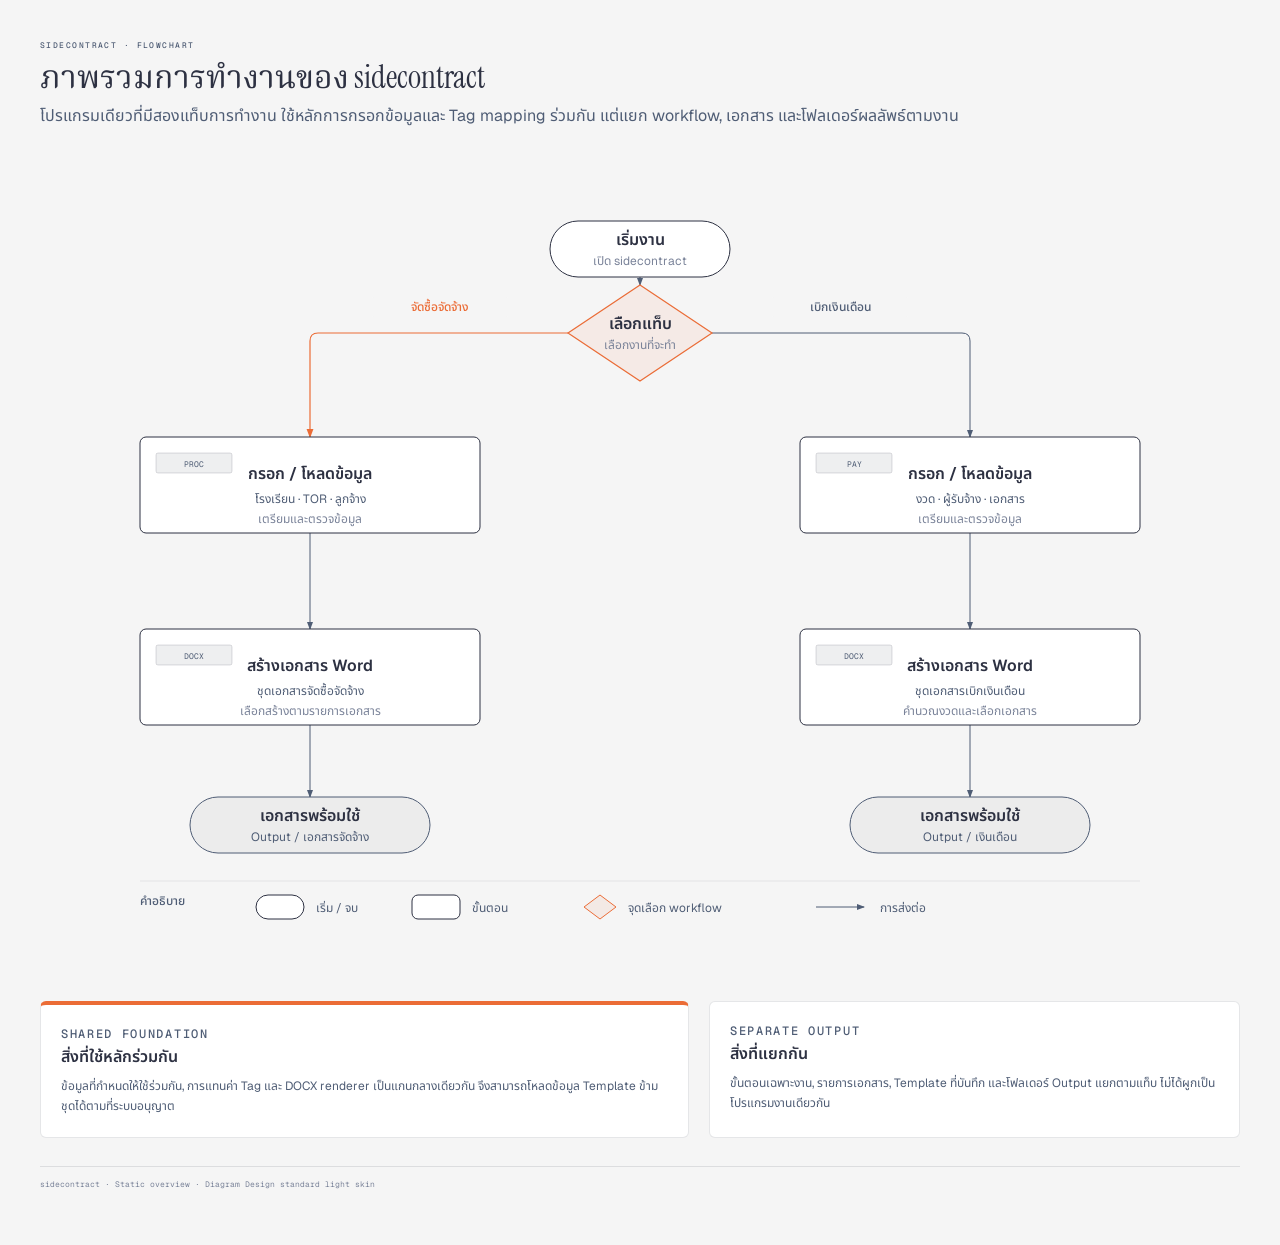
<file: sidecontract-workflow-diagram.html>
<!DOCTYPE html>
<html lang="th">
<head>
  <meta charset="UTF-8">
  <meta name="viewport" content="width=device-width, initial-scale=1.0">
  <title>ภาพรวมการทำงานของ sidecontract</title>
  <link href="https://fonts.googleapis.com/css2?family=Geist:wght@400;500;600&family=Geist+Mono:wght@400;500;600&family=Instrument+Serif:ital@0;1&family=Noto+Sans+Thai:wght@400;500;600&family=Noto+Serif+Thai:wght@400&display=swap" rel="stylesheet">
  <style>
    *, *::before, *::after { box-sizing: border-box; }
    :root {
      --paper: #f5f5f5;
      --paper-2: #ececec;
      --ink: #2d3142;
      --muted: #4f5d75;
      --soft: #7a8399;
      --rule: rgba(45, 49, 66, 0.12);
      --rule-solid: #bfc0c0;
      --accent: #eb6c36;
      --accent-tint: rgba(235, 108, 54, 0.08);
      --font-sans: 'Geist', 'Noto Sans Thai', sans-serif;
      --font-serif: 'Instrument Serif', 'Noto Serif Thai', Georgia, serif;
      --font-mono: 'Geist Mono', ui-monospace, monospace;
    }
    html { background: var(--paper); }
    body {
      margin: 0;
      min-height: 100vh;
      padding: 40px 32px 48px;
      background: var(--paper);
      color: var(--ink);
      font-family: var(--font-sans);
    }
    .frame { width: min(1200px, 100%); margin: 0 auto; }
    .eyebrow {
      margin: 0 0 8px;
      color: var(--muted);
      font-family: var(--font-mono);
      font-size: 8px;
      font-weight: 500;
      letter-spacing: .18em;
      text-transform: uppercase;
    }
    h1 {
      margin: 0 0 8px;
      color: var(--ink);
      font-family: var(--font-serif);
      font-size: 32px;
      font-weight: 400;
      line-height: 1.2;
    }
    .subtitle {
      max-width: 920px;
      margin: 0 0 28px;
      color: var(--muted);
      font-size: 16px;
      line-height: 1.55;
    }
    .diagram-wrap { width: 100%; overflow-x: auto; }
    svg { display: block; width: 100%; min-width: 920px; height: auto; }
    .notes {
      display: grid;
      grid-template-columns: 1.1fr .9fr;
      gap: 20px;
      margin-top: 24px;
    }
    .note {
      min-height: 132px;
      padding: 20px;
      background: #fff;
      border: 1px solid var(--rule);
      border-radius: 6px;
    }
    .note.accent { border-top: 4px solid var(--accent); }
    .note-label {
      margin: 0 0 8px;
      color: var(--muted);
      font-family: var(--font-mono);
      font-size: 8px;
      font-weight: 500;
      letter-spacing: .14em;
      text-transform: uppercase;
    }
    .note h2 {
      margin: 0 0 8px;
      font-size: 16px;
      font-weight: 600;
    }
    .note p {
      margin: 0;
      color: var(--muted);
      font-size: 12px;
      line-height: 1.65;
    }
    .footer {
      margin-top: 28px;
      padding-top: 12px;
      border-top: 1px solid var(--rule);
      color: var(--soft);
      font-family: var(--font-mono);
      font-size: 8px;
    }
    @media (max-width: 760px) {
      body { padding: 28px 16px 36px; }
      h1 { font-size: 28px; }
      .notes { grid-template-columns: 1fr; }
    }
  </style>
</head>
<body>
  <main class="frame">
    <p class="eyebrow">sidecontract · FLOWCHART</p>
    <h1>ภาพรวมการทำงานของ sidecontract</h1>
    <p class="subtitle">โปรแกรมเดียวที่มีสองแท็บการทำงาน ใช้หลักการกรอกข้อมูลและ Tag mapping ร่วมกัน แต่แยก workflow, เอกสาร และโฟลเดอร์ผลลัพธ์ตามงาน</p>

    <div class="diagram-wrap">
      <svg viewBox="0 0 1200 820" xmlns="http://www.w3.org/2000/svg" role="img" aria-labelledby="sidecontract-workflow-diagram-title sidecontract-workflow-diagram-desc">
        <title id="sidecontract-workflow-diagram-title">ภาพรวมการทำงานของ sidecontract</title>
        <desc id="sidecontract-workflow-diagram-desc">แผนภาพแสดงการเริ่มงาน เลือกแท็บ จัดซื้อจัดจ้างหรือเบิกเงินเดือน กรอกหรือโหลดข้อมูล ตรวจสอบ สร้างเอกสาร Word และแยกผลลัพธ์ตามแท็บ</desc>
        <defs>
          <marker id="arrow" markerWidth="8" markerHeight="6" refX="7" refY="3" orient="auto">
            <polygon points="0 0, 8 3, 0 6" fill="#4f5d75"/>
          </marker>
          <marker id="arrow-accent" markerWidth="8" markerHeight="6" refX="7" refY="3" orient="auto">
            <polygon points="0 0, 8 3, 0 6" fill="#eb6c36"/>
          </marker>
          <marker id="arrow-link" markerWidth="8" markerHeight="6" refX="7" refY="3" orient="auto">
            <polygon points="0 0, 8 3, 0 6" fill="#2e5aa8"/>
          </marker>
        </defs>

        <rect width="1200" height="820" fill="#f5f5f5"/>

        <!-- Connectors are drawn before nodes. -->
        <line x1="600" y1="120" x2="600" y2="128" stroke="#4f5d75" stroke-width="1" marker-end="url(#arrow)"/>

        <path d="M 528 176 H 278 Q 270 176 270 184 V 280" fill="none" stroke="#eb6c36" stroke-width="1.2" marker-end="url(#arrow-accent)"/>
        <rect x="332" y="140" width="136" height="20" rx="2" fill="#f5f5f5"/>
        <text x="400" y="154" text-anchor="middle" fill="#eb6c36" font-size="12" font-weight="500" font-family="'Geist', 'Noto Sans Thai', sans-serif">จัดซื้อจัดจ้าง</text>

        <path d="M 672 176 H 922 Q 930 176 930 184 V 280" fill="none" stroke="#4f5d75" stroke-width="1" marker-end="url(#arrow)"/>
        <rect x="732" y="140" width="136" height="20" rx="2" fill="#f5f5f5"/>
        <text x="800" y="154" text-anchor="middle" fill="#4f5d75" font-size="12" font-weight="500" font-family="'Geist', 'Noto Sans Thai', sans-serif">เบิกเงินเดือน</text>

        <line x1="270" y1="376" x2="270" y2="472" stroke="#4f5d75" stroke-width="1" marker-end="url(#arrow)"/>
        <line x1="930" y1="376" x2="930" y2="472" stroke="#4f5d75" stroke-width="1" marker-end="url(#arrow)"/>
        <line x1="270" y1="568" x2="270" y2="640" stroke="#4f5d75" stroke-width="1" marker-end="url(#arrow)"/>
        <line x1="930" y1="568" x2="930" y2="640" stroke="#4f5d75" stroke-width="1" marker-end="url(#arrow)"/>

        <!-- Start -->
        <rect x="510" y="64" width="180" height="56" rx="28" fill="#fff" stroke="#2d3142" stroke-width="1"/>
        <text x="600" y="88" text-anchor="middle" fill="#2d3142" font-size="16" font-weight="600" font-family="'Geist', 'Noto Sans Thai', sans-serif">เริ่มงาน</text>
        <text x="600" y="108" text-anchor="middle" fill="#7a8399" font-size="12" font-family="'Geist', 'Noto Sans Thai', sans-serif">เปิด sidecontract</text>

        <!-- Decision -->
        <polygon points="600,128 672,176 600,224 528,176" fill="rgba(235,108,54,0.08)" stroke="#eb6c36" stroke-width="1.2"/>
        <text x="600" y="172" text-anchor="middle" fill="#2d3142" font-size="16" font-weight="600" font-family="'Geist', 'Noto Sans Thai', sans-serif">เลือกแท็บ</text>
        <text x="600" y="192" text-anchor="middle" fill="#7a8399" font-size="12" font-family="'Geist', 'Noto Sans Thai', sans-serif">เลือกงานที่จะทำ</text>

        <!-- Procurement action -->
        <rect x="100" y="280" width="340" height="96" rx="6" fill="#fff" stroke="#2d3142" stroke-width="1"/>
        <rect x="116" y="296" width="76" height="20" rx="2" fill="rgba(45,49,66,0.08)" stroke="rgba(45,49,66,0.20)" stroke-width="0.8"/>
        <text x="154" y="310" text-anchor="middle" fill="#4f5d75" font-size="8" font-family="'Geist Mono', ui-monospace, monospace">PROC</text>
        <text x="270" y="322" text-anchor="middle" fill="#2d3142" font-size="16" font-weight="600" font-family="'Geist', 'Noto Sans Thai', sans-serif">กรอก / โหลดข้อมูล</text>
        <text x="270" y="346" text-anchor="middle" fill="#4f5d75" font-size="12" font-family="'Geist', 'Noto Sans Thai', sans-serif">โรงเรียน · TOR · ลูกจ้าง</text>
        <text x="270" y="366" text-anchor="middle" fill="#7a8399" font-size="12" font-family="'Geist', 'Noto Sans Thai', sans-serif">เตรียมและตรวจข้อมูล</text>

        <!-- Payroll action -->
        <rect x="760" y="280" width="340" height="96" rx="6" fill="#fff" stroke="#2d3142" stroke-width="1"/>
        <rect x="776" y="296" width="76" height="20" rx="2" fill="rgba(45,49,66,0.08)" stroke="rgba(45,49,66,0.20)" stroke-width="0.8"/>
        <text x="814" y="310" text-anchor="middle" fill="#4f5d75" font-size="8" font-family="'Geist Mono', ui-monospace, monospace">PAY</text>
        <text x="930" y="322" text-anchor="middle" fill="#2d3142" font-size="16" font-weight="600" font-family="'Geist', 'Noto Sans Thai', sans-serif">กรอก / โหลดข้อมูล</text>
        <text x="930" y="346" text-anchor="middle" fill="#4f5d75" font-size="12" font-family="'Geist', 'Noto Sans Thai', sans-serif">งวด · ผู้รับจ้าง · เอกสาร</text>
        <text x="930" y="366" text-anchor="middle" fill="#7a8399" font-size="12" font-family="'Geist', 'Noto Sans Thai', sans-serif">เตรียมและตรวจข้อมูล</text>

        <!-- Procurement output -->
        <rect x="100" y="472" width="340" height="96" rx="6" fill="#fff" stroke="#2d3142" stroke-width="1"/>
        <rect x="116" y="488" width="76" height="20" rx="2" fill="rgba(45,49,66,0.08)" stroke="rgba(45,49,66,0.20)" stroke-width="0.8"/>
        <text x="154" y="502" text-anchor="middle" fill="#4f5d75" font-size="8" font-family="'Geist Mono', ui-monospace, monospace">DOCX</text>
        <text x="270" y="514" text-anchor="middle" fill="#2d3142" font-size="16" font-weight="600" font-family="'Geist', 'Noto Sans Thai', sans-serif">สร้างเอกสาร Word</text>
        <text x="270" y="538" text-anchor="middle" fill="#4f5d75" font-size="12" font-family="'Geist', 'Noto Sans Thai', sans-serif">ชุดเอกสารจัดซื้อจัดจ้าง</text>
        <text x="270" y="558" text-anchor="middle" fill="#7a8399" font-size="12" font-family="'Geist', 'Noto Sans Thai', sans-serif">เลือกสร้างตามรายการเอกสาร</text>

        <!-- Payroll output -->
        <rect x="760" y="472" width="340" height="96" rx="6" fill="#fff" stroke="#2d3142" stroke-width="1"/>
        <rect x="776" y="488" width="76" height="20" rx="2" fill="rgba(45,49,66,0.08)" stroke="rgba(45,49,66,0.20)" stroke-width="0.8"/>
        <text x="814" y="502" text-anchor="middle" fill="#4f5d75" font-size="8" font-family="'Geist Mono', ui-monospace, monospace">DOCX</text>
        <text x="930" y="514" text-anchor="middle" fill="#2d3142" font-size="16" font-weight="600" font-family="'Geist', 'Noto Sans Thai', sans-serif">สร้างเอกสาร Word</text>
        <text x="930" y="538" text-anchor="middle" fill="#4f5d75" font-size="12" font-family="'Geist', 'Noto Sans Thai', sans-serif">ชุดเอกสารเบิกเงินเดือน</text>
        <text x="930" y="558" text-anchor="middle" fill="#7a8399" font-size="12" font-family="'Geist', 'Noto Sans Thai', sans-serif">คำนวณงวดและเลือกเอกสาร</text>

        <!-- End states -->
        <rect x="150" y="640" width="240" height="56" rx="28" fill="#ececec" stroke="#4f5d75" stroke-width="1"/>
        <text x="270" y="664" text-anchor="middle" fill="#2d3142" font-size="16" font-weight="600" font-family="'Geist', 'Noto Sans Thai', sans-serif">เอกสารพร้อมใช้</text>
        <text x="270" y="684" text-anchor="middle" fill="#4f5d75" font-size="12" font-family="'Geist', 'Noto Sans Thai', sans-serif">Output / เอกสารจัดจ้าง</text>

        <rect x="810" y="640" width="240" height="56" rx="28" fill="#ececec" stroke="#4f5d75" stroke-width="1"/>
        <text x="930" y="664" text-anchor="middle" fill="#2d3142" font-size="16" font-weight="600" font-family="'Geist', 'Noto Sans Thai', sans-serif">เอกสารพร้อมใช้</text>
        <text x="930" y="684" text-anchor="middle" fill="#4f5d75" font-size="12" font-family="'Geist', 'Noto Sans Thai', sans-serif">Output / เงินเดือน</text>

        <!-- Legend -->
        <line x1="100" y1="724" x2="1100" y2="724" stroke="rgba(45,49,66,0.12)" stroke-width="0.8"/>
        <text x="100" y="748" fill="#4f5d75" font-size="12" font-weight="500" font-family="'Geist', 'Noto Sans Thai', sans-serif">คำอธิบาย</text>

        <rect x="216" y="738" width="48" height="24" rx="12" fill="#fff" stroke="#2d3142" stroke-width="1"/>
        <text x="276" y="755" fill="#4f5d75" font-size="12" font-family="'Geist', 'Noto Sans Thai', sans-serif">เริ่ม / จบ</text>

        <rect x="372" y="738" width="48" height="24" rx="6" fill="#fff" stroke="#2d3142" stroke-width="1"/>
        <text x="432" y="755" fill="#4f5d75" font-size="12" font-family="'Geist', 'Noto Sans Thai', sans-serif">ขั้นตอน</text>

        <polygon points="544,750 560,738 576,750 560,762" fill="rgba(235,108,54,0.08)" stroke="#eb6c36" stroke-width="1"/>
        <text x="588" y="755" fill="#4f5d75" font-size="12" font-family="'Geist', 'Noto Sans Thai', sans-serif">จุดเลือก workflow</text>

        <line x1="776" y1="750" x2="824" y2="750" stroke="#4f5d75" stroke-width="1" marker-end="url(#arrow)"/>
        <text x="840" y="755" fill="#4f5d75" font-size="12" font-family="'Geist', 'Noto Sans Thai', sans-serif">การส่งต่อ</text>
      </svg>
    </div>

    <section class="notes" aria-label="หลักการร่วมและการแยก workflow">
      <article class="note accent">
        <p class="note-label">SHARED FOUNDATION</p>
        <h2>สิ่งที่ใช้หลักร่วมกัน</h2>
        <p>ข้อมูลที่กำหนดให้ใช้ร่วมกัน, การแทนค่า Tag และ DOCX renderer เป็นแกนกลางเดียวกัน จึงสามารถโหลดข้อมูล Template ข้ามชุดได้ตามที่ระบบอนุญาต</p>
      </article>
      <article class="note">
        <p class="note-label">SEPARATE OUTPUT</p>
        <h2>สิ่งที่แยกกัน</h2>
        <p>ขั้นตอนเฉพาะงาน, รายการเอกสาร, Template ที่บันทึก และโฟลเดอร์ Output แยกตามแท็บ ไม่ได้ผูกเป็นโปรแกรมงานเดียวกัน</p>
      </article>
    </section>

    <p class="footer">sidecontract · Static overview · Diagram Design standard light skin</p>
  </main>
</body>
</html>
</file>
<file: styles.css>
:root{--paper:#F8FAFC;--white:#fff;--ink:#0F172A;--muted:#475569;--blue:#2563EB;--hover:#1D4ED8;--line:#E2E8F0;font-family:'Noto Sans Thai',Tahoma,sans-serif;color:var(--ink);background:var(--paper);font-synthesis:none}
*{box-sizing:border-box}html{scroll-behavior:smooth;scroll-padding-top:28px}body{margin:0}a{color:inherit;text-decoration:none}button,a{-webkit-tap-highlight-color:transparent}svg{width:22px;height:22px;fill:none;stroke:currentColor;stroke-width:1.7;stroke-linecap:round;stroke-linejoin:round;flex-shrink:0}.svg-library{position:absolute;width:0;height:0;overflow:hidden}.wrap{max-width:1264px;margin-inline:auto;padding-inline:32px}p{color:var(--muted);line-height:1.85}h1,h2,h3,p,figure{margin:0}h1,h2,h3{text-wrap:balance}a:focus-visible{outline:3px solid #2563eb;outline-offset:6px}.skip-link{position:fixed;top:-100px;left:20px;z-index:10;background:#fff;padding:12px}.skip-link:focus{top:12px}.header{height:94px;display:flex;align-items:center;justify-content:space-between;border-bottom:1px solid var(--line)}.brand{display:flex;align-items:center;gap:12px;font-size:21px;font-weight:700}.brand-mark{display:grid;place-content:center;width:39px;height:39px;background:var(--ink);color:#fff;border-radius:10px;font-size:25px;position:relative}.brand-mark span{position:absolute;color:#79a5ff;right:6px;bottom:3px}.header nav{display:flex;align-items:center;gap:32px;font-size:14px;font-weight:500}.header nav a:hover{color:var(--blue)}.nav-download{display:flex;align-items:center;gap:12px}.nav-download svg{width:17px}.hero{display:grid;grid-template-columns:48% 52%;align-items:center;min-height:610px;padding-block:70px 76px}.hero-copy{position:relative;z-index:1}.product-name{font-size:17px;color:var(--blue);font-weight:600;margin-bottom:18px}h1{font-size:clamp(38px,4.1vw,56px);line-height:1.3;font-weight:700;letter-spacing:-.025em}h1 span{color:var(--blue)}.intro{font-size:17px;max-width:460px;margin-top:22px}.hero-actions{display:flex;gap:12px;margin-top:30px;flex-wrap:wrap}.button{min-height:54px;padding:14px 20px;display:inline-flex;justify-content:center;align-items:center;gap:11px;font-weight:600;font-size:15px;border-radius:10px;position:relative;isolation:isolate;line-height:1.6}.primary{color:#fff;background:var(--blue);box-shadow:0 8px 22px #2563eb30,inset 0 1px 0 #ffffff60;overflow:hidden;transition:background .22s,transform .22s,box-shadow .22s;border:1px solid #1d4ed8}.primary:before{content:'';position:absolute;inset:-60% auto -60% -85%;width:45%;background:linear-gradient(90deg,transparent,#ffffff38,transparent);transform:skewX(-22deg);animation:download-sheen 5.5s ease-in-out 1s infinite;pointer-events:none}.primary:hover{background:var(--hover);transform:translateY(-3px);box-shadow:0 13px 28px #2563eb48,inset 0 1px 0 #ffffff70}.primary:active{transform:translateY(0)}.button-arrow{width:18px;transition:transform .2s}.primary:hover .button-arrow{transform:translateX(3px)}.secondary{border:1px solid var(--line);background:var(--white);color:var(--muted)}[aria-disabled=true]{cursor:not-allowed;color:#64748b;background:#f1f5f9;box-shadow:none;pointer-events:auto}[aria-disabled=true]:before{display:none}[aria-disabled=true]:hover{transform:none;box-shadow:none}.download-note{font-size:12px;margin-top:16px}.download-note span{margin-inline:8px}.metadata{font-size:13px;margin-top:7px}.preview-stage{position:relative;padding:30px 0 10px 26px;min-width:0}.preview-stage:before{content:'';position:absolute;inset:-55px -25px -45px;background:radial-gradient(ellipse at 55% 52%,#bfd9ff9c,transparent 68%);z-index:-1}.retro-grid{position:absolute;left:0;right:0;bottom:-40px;height:190px;background-image:linear-gradient(#94b9ed38 1px,transparent 1px),linear-gradient(90deg,#94b9ed38 1px,transparent 1px);background-size:34px 34px;transform:perspective(350px) rotateX(57deg);mask-image:linear-gradient(transparent,#000 35%,transparent);z-index:-1}.preview-frame{background:#fff;border-radius:14px;box-shadow:0 25px 55px -18px #334e7740;overflow:hidden;transform:perspective(1600px) rotateY(-5deg) rotateX(2deg)}.preview-bar{height:48px;padding:0 20px;display:flex;justify-content:space-between;align-items:center;background:#f1f5f9;border-bottom:1px solid var(--line);font-size:11px;color:var(--muted)}.preview-bar span:first-child{font-weight:600;color:var(--ink)}.preview-content{height:318px;display:flex;flex-direction:column;align-items:center;justify-content:center;padding:25px;text-align:center;background:linear-gradient(140deg,#fff,#f8fafc)}.placeholder-icon{margin-bottom:19px;color:#7189a9}.placeholder-icon svg{width:43px;height:43px;stroke-width:1.2}.preview-content strong{font-size:16px;font-weight:500}.preview-content p{font-size:13px;margin-top:8px}.preview-label{font-size:10px;color:var(--muted);border:1px dashed #cbd5e1;padding:5px 10px;margin-top:24px;border-radius:4px}.preview-content img{width:100%;height:100%;object-fit:contain}.preview-stage figcaption{font-size:11px;color:var(--muted);text-align:center;margin-top:24px}.features{padding-block:58px 66px;border-top:1px solid var(--line)}.section-intro{display:flex;justify-content:space-between;align-items:start;gap:35px}h2{font-size:29px;line-height:1.45;letter-spacing:-.02em}.section-intro p{font-size:14px}.feature-list{display:grid;grid-template-columns:repeat(3,1fr);margin-top:36px;gap:36px}.feature-item{border-top:1px solid var(--line);padding-top:23px}.feature-item h3{font-size:18px;font-weight:500}.feature-item p{margin-top:9px;font-size:15px}.feature-item .pending{display:block;font-size:11px;color:var(--muted);margin-top:23px}.guide{display:grid;grid-template-columns:1fr 1fr;gap:55px;padding-block:55px 62px;border-top:1px solid var(--line)}.guide-heading>svg{color:var(--blue);width:30px;height:30px;margin-bottom:15px}.guide-heading p{font-size:14px;margin-top:13px}.guide-content>p{font-size:16px}.guide-actions{display:flex;gap:12px;flex-wrap:wrap;margin-top:24px}.guide-actions .button{font-size:14px}.guide-content .small-note{font-size:12px;margin-top:12px}.download-section{background:var(--ink);color:#fff}.download-inner{display:grid;grid-template-columns:1fr 1fr;gap:55px;padding-block:58px}.download-inner h2{font-size:32px}.download-inner p{color:#cbd5e1;margin-top:17px;font-size:16px}.bottom-primary{width:100%;justify-content:flex-start;padding:19px 23px;gap:17px}.bottom-primary>svg:first-child{width:27px;height:27px}.bottom-primary .button-arrow{margin-left:auto}.bottom-primary small{display:block;font-size:11px;font-weight:400;color:#dbeafe;margin-top:3px}.source-row{display:flex;align-items:center;justify-content:space-between;gap:18px;margin-top:23px;padding-top:21px;border-top:1px solid #334155}.source-row strong{font-size:13px;font-weight:400;color:#e2e8f0}.source-row span{display:block;font-size:11px;color:#94a3b8;margin-top:4px}.source-link{font-size:13px;display:flex;align-items:center;gap:10px;color:#dbeafe}.source-link:hover{text-decoration:underline}.source-link svg{width:16px}.footer{display:flex;align-items:center;justify-content:space-between;gap:20px;padding-block:28px;font-size:12px;color:var(--muted)}.footer>span:first-child{font-weight:600;color:var(--ink);font-size:15px}.footer a{display:flex;align-items:center;gap:8px}.footer svg{width:15px}[hidden]{display:none!important}@keyframes download-sheen{0%,65%{left:-85%}90%,100%{left:150%}}
@media(min-width:1440px){.hero{min-height:650px}}
@media(max-width:1000px){.hero-actions{flex-direction:column;align-items:flex-start}.hero{grid-template-columns:1fr 1fr;gap:12px}.hero-actions .primary{min-width:255px}.preview-content{height:300px}.preview-content strong{font-size:14px}.guide{gap:30px}.download-inner{gap:30px}}
@media(max-width:700px){.wrap{padding-inline:20px}.header{height:78px}.brand{font-size:17px;gap:8px}.brand-mark{width:32px;height:32px;font-size:22px}.header nav{gap:18px;font-size:12px}.header nav a:first-child{display:none}.nav-download svg{display:none}.hero{display:flex;flex-direction:column;align-items:stretch;padding-block:42px 45px;gap:20px;min-height:0}.product-name{font-size:14px;margin-bottom:13px}h1{font-size:38px;line-height:1.35}.intro{font-size:16px;margin-top:18px}.hero-actions{flex-direction:row;align-items:stretch;margin-top:25px;gap:10px}.hero-actions .primary{width:100%}.hero-actions .secondary{width:100%;min-height:47px}.download-note{text-align:center;font-size:11px}.preview-stage{padding:23px 5px 0;isolation:isolate}.preview-stage:before{inset:0}.preview-frame{transform:none}.preview-content{height:240px;padding:20px 12px}.preview-bar{font-size:10px;padding-inline:14px}.preview-stage figcaption{margin-top:18px}.features{padding-block:36px 40px}.section-intro{display:block}h2{font-size:25px}.section-intro p{margin-top:15px}.section-intro p br{display:none}.feature-list{display:block;margin-top:27px}.feature-item{padding-block:20px}.feature-item .pending{margin-top:10px}.guide{grid-template-columns:1fr;gap:25px;padding-block:36px 42px}.guide-content>p{font-size:15px}.guide-actions{gap:10px}.guide-actions .button{width:100%}.download-inner{grid-template-columns:1fr;gap:28px;padding-block:40px}.download-inner h2{font-size:27px}.source-row{align-items:flex-start}.source-link{font-size:12px}.footer{flex-wrap:wrap;padding-block:24px;font-size:11px}.footer>span:nth-child(2){display:none}.footer>span:first-child{font-size:14px}}
@media(prefers-reduced-motion:reduce){html{scroll-behavior:auto}*,*:before,*:after{animation:none!important;transition:none!important}.primary:hover{transform:none}}

/* Program truth sections: two workflows, one clear visual system. */
.workflow-preview{padding:18px 16px;background:#f8fafc}.workflow-preview img{display:block;width:100%;height:100%;object-fit:contain}.workflow-section,.data-section{padding-block:66px;border-top:1px solid var(--line)}.workflow-list{display:grid;grid-template-columns:1fr 1fr;gap:44px;margin-top:40px}.workflow-track{border-top:4px solid var(--blue);padding-top:20px}.procurement-track{border-color:#0f766e}.payroll-track{border-color:#2563eb}.workflow-label{font-size:13px;font-weight:700;color:var(--blue);margin:0 0 10px}.procurement-track .workflow-label{color:#0f766e}.workflow-track h3{font-size:22px;line-height:1.45;font-weight:600}.workflow-track ol{margin:22px 0 20px;padding-left:24px;color:var(--muted);font-size:15px}.workflow-track li{padding:5px 0}.workflow-output{border-top:1px solid var(--line);padding-top:14px;font-size:13px;margin:0}.workflow-output span{display:block;color:var(--ink);font-weight:600;margin-bottom:4px}.data-section{padding-top:56px;padding-bottom:66px}.data-map{margin-top:32px;border-top:1px solid var(--line)}.data-row{display:grid;grid-template-columns:190px 1fr;gap:30px;align-items:baseline;border-bottom:1px solid var(--line);padding:18px 0}.data-row strong{font-size:15px}.data-row span{color:var(--muted);font-size:15px}.shared-row strong{color:#0f766e}.workflow-preview .preview-label{display:none}

/* Contain the perspective plane inside its illustration area. */
.preview-stage{overflow:clip;overflow-clip-margin:0px;padding-bottom:16px}

@media(max-width:700px){.workflow-section,.data-section{padding-block:42px}.workflow-list{display:block;margin-top:28px}.workflow-track+.workflow-track{margin-top:38px}.workflow-track h3{font-size:20px}.data-map{margin-top:24px}.data-row{display:block;padding:16px 0}.data-row span{display:block;margin-top:5px;font-size:14px}}

/* Brand layer: two work areas, one shared document tool. */
:root{--green:#0f766e;--green-soft:#ecf8f3;--blue-soft:#eef5ff;--shadow-soft:0 22px 48px -30px #0f172a40}
body{background:#f8fafc}
.brand-mark{box-shadow:inset 3px 0 0 var(--green),inset -3px 0 0 var(--blue)}
.header{position:relative;z-index:4;background:var(--paper)}
.hero{padding-block:54px 58px;min-height:620px;isolation:isolate}
h1{font-size:clamp(38px,3.8vw,52px);line-height:1.35}
.intro{max-width:490px;font-size:16px;line-height:1.85;margin-top:20px}
.workflow-shortcuts{display:flex;flex-wrap:wrap;gap:8px;margin-top:20px}
.workflow-shortcuts a{padding:6px 11px;border-radius:6px;font-size:12px;font-weight:600;display:flex;align-items:center;gap:7px}
.workflow-shortcuts a:before{content:'';width:6px;height:6px;border-radius:50%;background:currentColor}
.procurement-chip{color:#0d655e;background:var(--green-soft)}.payroll-chip{color:#1d4ed8;background:var(--blue-soft)}
.hero-actions{margin-top:22px}.secondary:hover{background:#eaf1fc;border-color:#bacce8;color:#1d4ed8}
.preview-stage{padding:30px 12px 35px 26px;overflow:visible}
.preview-stage:before{inset:0;background:radial-gradient(ellipse at 60% 50%,#bed9f2a6,transparent 70%);border-radius:50%}
.preview-stage .retro-grid{left:32px;right:32px;bottom:0;transform:perspective(600px) rotateX(52deg);height:150px;clip-path:inset(0)}
.preview-frame{transform:perspective(1500px) rotateY(-4deg) rotateX(2deg);transition:transform .35s ease;box-shadow:0 30px 55px -26px #28456766,0 2px 4px #0f172a0a}
.preview-frame .preview-content{height:auto;aspect-ratio:5/3;padding:12px}
.preview-frame .preview-content img{height:auto;aspect-ratio:5/3}
.preview-stage figcaption a{color:var(--blue);text-decoration:underline;text-underline-offset:4px}
.page-nav{display:flex;justify-content:space-between;align-items:center;gap:20px;padding-block:18px;border-top:1px solid var(--line);border-bottom:1px solid var(--line);font-size:13px;font-weight:500;background:#fff}
.page-nav a{display:flex;align-items:center;gap:9px;padding:7px 0}.page-nav a:hover{color:var(--blue)}.page-nav svg{width:16px}
.features{border-top:0;padding-block:46px 54px}.section-intro p{max-width:390px}.feature-list{margin-top:28px}.feature-item h3{font-weight:600}.feature-item{padding-top:20px}
.workflow-section{background:var(--white);padding-block:60px}.workflow-list{gap:30px;margin-top:34px}.workflow-track{padding:28px;border-top:3px solid var(--blue);border-radius:0 0 14px 14px;min-width:0}
.procurement-track{border-color:var(--green);background:linear-gradient(180deg,#ecf8f3,#f9fcfa)}.payroll-track{background:linear-gradient(180deg,#eef5ff,#f9fbff)}
.workflow-label{font-size:14px}.workflow-track h3{font-size:24px}.workflow-track ol,.workflow-track ul{font-size:15px;line-height:1.75;padding-left:22px;margin-block:20px}.workflow-track li{padding:5px 0}
.workflow-track>p:not(.workflow-label){font-size:14px;line-height:1.8}.workflow-track .workflow-caution{margin-top:10px;color:#475569;font-size:13px}.workflow-output{margin-top:22px}.workflow-output code{font-family:inherit;overflow-wrap:anywhere;font-size:15px;font-weight:600;color:var(--ink)}
.data-section{padding-block:62px}.data-row{grid-template-columns:200px 1fr;line-height:1.8;gap:35px;padding-block:22px}.data-row span{max-width:800px}.template-explainer{display:grid;grid-template-columns:1fr 1fr;gap:60px;margin-top:38px}.template-explainer h3{font-size:22px}.template-explainer p{font-size:15px;margin-top:15px}.import-report{margin:0;background:#fff;padding:4px 24px;border-radius:12px;border:1px solid var(--line)}.import-report>div{padding:15px 0;border-bottom:1px solid var(--line)}.import-report>div:last-child{border:0}.import-report dt{font-size:14px;font-weight:600}.import-report dd{margin:5px 0 0;font-size:13px;line-height:1.75;color:var(--muted)}.context-link{margin-top:22px;font-size:14px}.context-link a{display:inline-flex;align-items:center;gap:8px;color:var(--blue)}.context-link svg{width:16px}.context-link a:hover{text-decoration:underline;text-underline-offset:4px}
.guide{background:#fff}.guide-heading h2{max-width:430px}.guide-content ol{padding-left:22px;line-height:1.85;color:var(--muted);font-size:15px;margin-block:20px}.guide-content li{padding:4px 0}.download-inner{padding-block:64px}.download-inner>div>p{max-width:460px;font-size:15px}.download-resources{display:flex;gap:22px;margin-top:23px;font-size:13px;color:#dbeafe}.download-resources a{text-decoration:underline;text-underline-offset:4px}.download-resources a:hover{color:#fff}.download-section a:focus-visible{outline-color:#93c5fd}
/* Highlight only the download action; keep motion on compositor properties. */
.primary:before{left:0;width:45%;transform:translateX(-230%) skewX(-22deg);animation:download-sheen 5.5s ease-in-out 1s infinite}
@keyframes download-sheen{0%,65%{transform:translateX(-230%) skewX(-22deg)}90%,100%{transform:translateX(360%) skewX(-22deg)}}
.primary.motion-paused:before{animation-play-state:paused}
@media(min-width:1001px){.template-explainer>div:first-child{align-self:start;position:sticky;top:28px}}
@media(max-width:1000px){.hero-actions{flex-direction:row}.hero-actions .primary{min-width:0}.hero .button{font-size:13px;padding-inline:14px}.workflow-list{gap:20px}.workflow-track{padding:22px}.template-explainer{gap:30px}.preview-stage{padding-left:16px}.page-nav{gap:14px;font-size:12px}}
@media(max-width:700px){.hero{padding-block:35px 26px;min-height:0}h1{font-size:36px}.intro{font-size:15px}.hero-actions .button{font-size:15px}.workflow-shortcuts{gap:7px}.workflow-shortcuts a{font-size:11px;padding:6px 9px}.preview-stage{padding:24px 8px 22px}.preview-frame{transform:none}.preview-stage .retro-grid{left:30px;right:30px}.page-nav{display:grid;grid-template-columns:1fr 1fr;gap:4px 16px;padding-block:12px;font-size:12px}.page-nav a{min-height:36px}.features{padding-block:35px 40px}.workflow-section,.data-section{padding-block:40px}.workflow-track{padding:22px 18px}.workflow-track h3{font-size:22px}.workflow-list{margin-top:27px}.workflow-track+.workflow-track{margin-top:22px}.data-row{display:block;padding-block:19px}.data-row span{display:block;margin-top:8px}.template-explainer{grid-template-columns:1fr;gap:24px;margin-top:28px}.template-explainer h3{font-size:21px}.import-report{padding-inline:18px}.context-link{font-size:13px}.download-inner{padding-block:40px}.download-resources{gap:18px;flex-wrap:wrap}.metadata{text-align:center;font-size:12px}}
@media(prefers-reduced-motion:reduce){.preview-frame{transform:none!important;transition:none!important}.primary:before{animation:none!important}}

.sidekick-download{display:inline-flex;align-items:center;gap:9px;margin-top:12px;padding:8px 12px;border:1px solid #f3c38f;border-radius:8px;background:#fff4e6;color:#a45113;font-size:12px;font-weight:600;line-height:1.5;transition:background .2s,border-color .2s,color .2s,transform .2s}.sidekick-download svg{width:16px;height:16px}.sidekick-download:hover{background:#ffead0;border-color:#e8a45c;color:#8b3f0c;transform:translateY(-1px)}.sidekick-download:active{transform:translateY(0)}
@media(max-width:700px){.sidekick-download{margin-top:10px;font-size:11px}}
</file>
<file: experience.css>
/* Shared theme, installation walkthroughs, and the hero image carousel. */
:root{color-scheme:light;--surface:#fff;--night:#0b1428}
:root[data-theme=dark]{color-scheme:dark;--paper:#0b1428;--soft:#0b1428;--white:#142139;--surface:#142139;--ink:#eef4ff;--muted:#b8c8df;--blue:#88baff;--hover:#225ec8;--line:#334561;--green:#69dbc4;--green-soft:#153932;--blue-soft:#192f50;--warn:#38291a}
body{background:var(--paper,var(--soft));isolation:isolate}
body>header,body>main,body>footer,body>.layout{position:relative;z-index:1}
button{font:inherit}
button:focus-visible{outline:3px solid var(--blue);outline-offset:4px}
[hidden]{display:none!important}
.theme-toggle{display:inline-flex;align-items:center;justify-content:center;gap:8px;padding:9px 12px;min-height:42px;border:1px solid var(--line);border-radius:12px;background:var(--surface);color:var(--ink);cursor:pointer;white-space:nowrap;font-size:12px}
.theme-toggle svg{width:19px;height:19px;fill:none;stroke:currentColor;stroke-width:1.7}
.star-field{position:fixed;inset:0;z-index:0;pointer-events:none;overflow:hidden;display:none}
[data-theme=dark] .star-field{display:block}
.star-field i{position:absolute;width:var(--size);height:var(--size);border-radius:50%;background:#c4ddff;opacity:.2;animation:twinkle var(--duration) ease-in-out var(--delay) infinite}
.star-field i:nth-child(6n){background:#ffe0a3;box-shadow:0 0 8px #d3bd8055}
.star-field.paused i{animation-play-state:paused}
@keyframes twinkle{0%,100%{opacity:.12;transform:scale(.65)}50%{opacity:.8;transform:scale(1.15)}}
.hero-carousel{scroll-margin-top:24px}
.hero-carousel:after{content:'';position:absolute;inset:48px 3px 99px 45px;border:1px solid var(--line);background:var(--surface);border-radius:16px;transform:rotate(4deg);z-index:-1}
.hero-carousel .preview-frame{position:relative}
.hero-carousel .preview-content{padding:10px;aspect-ratio:5/3;background:#f8fafc;display:block;position:relative}
.hero-carousel .hero-slide{display:block;width:100%;height:100%;animation:slide-in .35s ease-out}
.hero-carousel .hero-slide img{display:block;width:100%;height:100%;aspect-ratio:auto;object-fit:contain}
.hero-carousel figcaption{min-height:24px;margin-top:22px;font-size:13px}
.carousel-controls{display:flex;align-items:center;justify-content:center;gap:8px;margin-top:10px}
.carousel-controls button{border:1px solid var(--line);border-radius:10px;background:var(--surface);color:var(--ink);min-width:38px;min-height:40px;cursor:pointer}
.carousel-controls button:hover{border-color:var(--blue)}
.carousel-dots{display:flex;gap:0}
.carousel-dots button{border:0;min-width:26px;width:26px;padding:0;background:transparent;position:relative}
.carousel-dots button:after{content:'';display:block;width:7px;height:7px;border-radius:50%;background:var(--muted);opacity:.5;margin:auto}
.carousel-dots button[aria-pressed=true]:after{background:var(--blue);opacity:1;width:17px;border-radius:5px}
.carousel-controls [data-carousel=pause]{font-size:12px;padding-inline:10px}
@keyframes slide-in{from{opacity:.5;transform:translateX(8px)}to{opacity:1;transform:translateX(0)}}
.install-help{padding-block:56px;border-top:1px solid var(--line)}
.install-walkthrough{display:grid;grid-template-columns:1fr 1fr;gap:56px;align-items:start;margin-top:32px}
#windows-help .install-walkthrough{margin-top:0;align-items:center}
.install-walkthrough h3{font-size:23px;line-height:1.5}
.install-walkthrough ol{padding-left:24px;line-height:1.9;color:var(--muted)}
.install-walkthrough li{padding:6px 0}
.install-walkthrough strong{color:var(--ink)}
.install-note{font-size:13px;line-height:1.8;color:var(--muted)}
.chrome-shots{display:flex;flex-direction:column;gap:20px;align-items:center}
.chrome-shots figure{margin:0;width:100%;max-width:400px}
.chrome-shots img{width:100%;height:auto;border-radius:12px;display:block}
.chrome-shots figcaption,.smartscreen-shot figcaption{font-size:12px;line-height:1.7;margin-top:10px;color:var(--muted)}
.smartscreen-shot{margin:20px auto 0;max-width:536px;width:100%}
.smartscreen-shot img{display:block;width:100%;height:auto;border-radius:12px}
.click-sequence{font-size:clamp(21px,2.2vw,30px);font-weight:700;color:var(--blue);margin-block:14px}
.guide-page .click-sequence{color:var(--blue)}
.guide-page .top nav{align-items:center;flex-wrap:wrap}
[data-theme=dark] .header{background:#0b1428db}
[data-theme=dark] .page-nav,[data-theme=dark] .guide,[data-theme=dark] .import-report,[data-theme=dark] .preview-bar{background:var(--surface)}
[data-theme=dark] .brand-mark{background:#152d52}
[data-theme=dark] .primary{background:#225ec8;color:#fff;border-color:#4c85dd}
[data-theme=dark] .primary:hover{background:#184ca9}
[data-theme=dark] .secondary:hover{background:#203655;color:#cce0ff}
[data-theme=dark] .procurement-chip{color:#87e6d0}
[data-theme=dark] .payroll-chip{color:#b9d5ff}
[data-theme=dark] .procurement-track{background:linear-gradient(180deg,#14352f,#142139)}
[data-theme=dark] .payroll-track{background:linear-gradient(180deg,#192f50,#142139)}
[data-theme=dark] .procurement-track .workflow-label,[data-theme=dark] .shared-row strong{color:#87e6d0}
[data-theme=dark] .workflow-track .workflow-caution{color:var(--muted)}
[data-theme=dark] .download-section{background:#071020}
[data-theme=dark] .preview-stage:before{background:radial-gradient(ellipse at 60% 50%,#3154a333,transparent 70%)}
[data-theme=dark] .guide-page .section,[data-theme=dark] .guide-page .toc,[data-theme=dark] .guide-page .guide-map,[data-theme=dark] .guide-page .footer{background:var(--surface)}
[data-theme=dark] .guide-page .section h3{color:#91c6ff}
[data-theme=dark] .guide-page .section th,[data-theme=dark] .guide-page .code,[data-theme=dark] .guide-page .warning-shot figcaption{background:#1c2d47}
[data-theme=dark] .guide-page .toc a:hover,[data-theme=dark] .guide-page .toc a.active{background:#223957}
[data-theme=dark] .guide-page .callout{background:#182f50;color:#d1e5ff;border-color:#345881}
[data-theme=dark] .guide-page .warning{background:#38291a;color:#ffe0bb;border-color:#745334}
[data-theme=dark] .guide-page .button{background:#225ec8;color:#fff}
[data-theme=dark] .guide-page .button.secondary{background:#1c2d47;color:#cce0ff;border-color:#345881}
[data-theme=dark] .guide-page .map-step b{background:#192f50;color:#b8d6ff;border-color:#658fc9}
@media(max-width:1000px){.install-walkthrough{gap:30px}.header nav{gap:16px}.page-nav{flex-wrap:wrap}}
@media(max-width:700px){.theme-toggle{padding:8px;min-width:40px}.header .theme-toggle span{display:none}.header nav{gap:12px}.hero-carousel:after{inset:39px 3px 96px 20px}.hero-carousel{padding-inline:5px}.install-help{padding-block:36px}.install-walkthrough{grid-template-columns:1fr;gap:24px;margin-top:24px}.install-walkthrough h3{font-size:21px}.chrome-shots{gap:20px}.carousel-controls{gap:4px}.carousel-dots button{min-width:24px;width:24px}.carousel-controls>button{min-width:34px}.page-nav{grid-template-columns:1fr 1fr}.guide-page .top nav{white-space:normal}}
@media(prefers-reduced-motion:reduce){html{scroll-behavior:auto!important}.star-field i,.hero-slide{animation:none!important}.star-field i{opacity:.35}}
</file>
